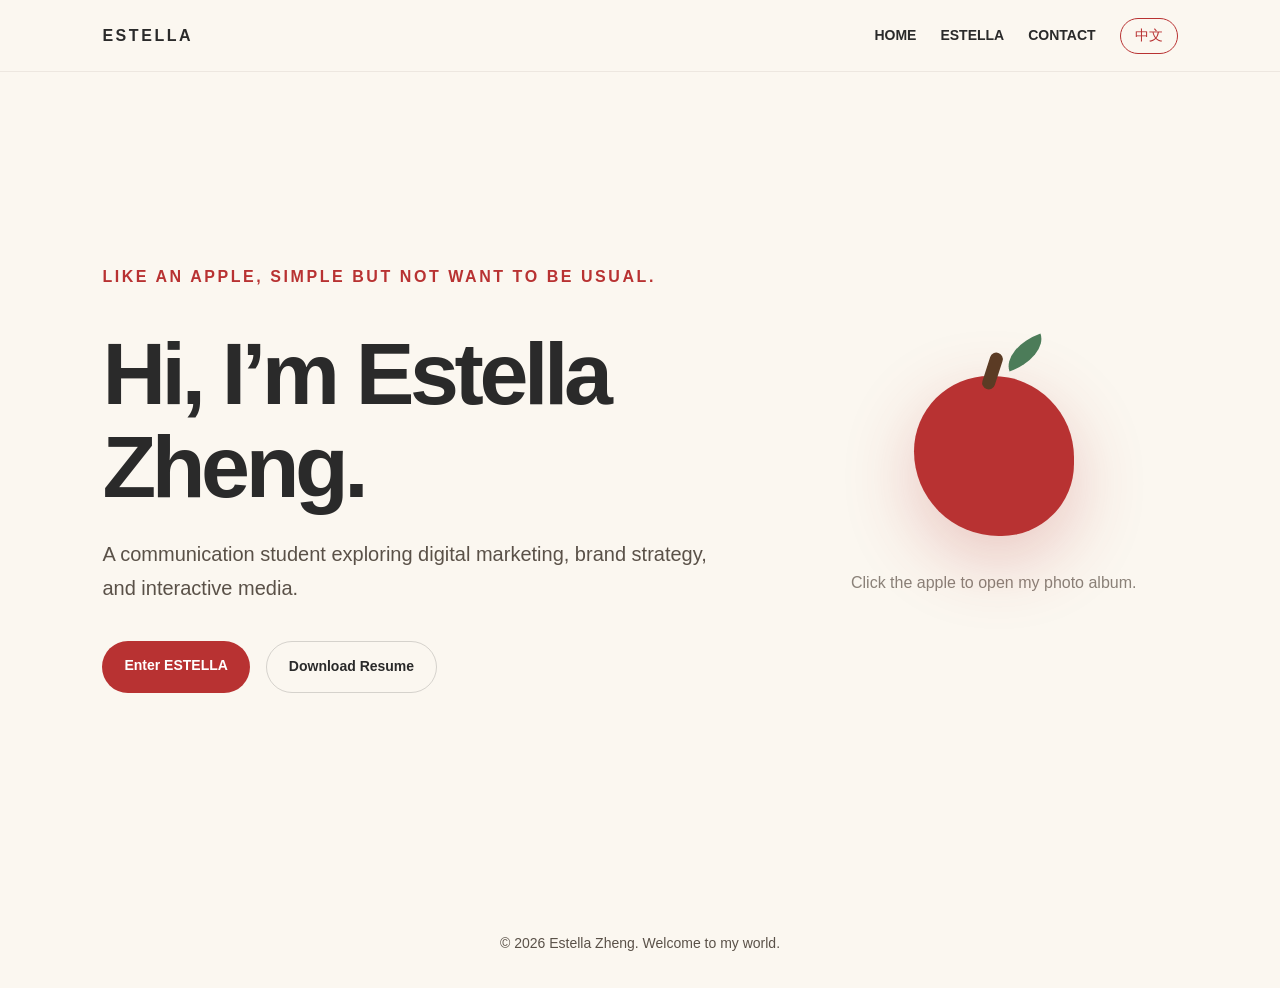
<file: index.html>
<!DOCTYPE html>
<html lang="en">
<head>
  <meta charset="UTF-8" />
  <meta name="viewport" content="width=device-width, initial-scale=1.0" />
  <title>Home | Estella Zheng</title>
  <link rel="stylesheet" href="style.css" />
</head>

<body>
  <!-- Navigation -->
  <header class="navbar">
    <a href="index.html" class="logo">ESTELLA</a>

    <nav class="nav-links">
      <a href="index.html" data-i18n="navHome">HOME</a>
      <a href="estella.html" data-i18n="navEstella">ESTELLA</a>
      <a href="contact.html" data-i18n="navContact">CONTACT</a>
      <button id="languageToggle" class="language-btn">中文</button>
    </nav>
  </header>

  <main>
    <!-- HOME Hero -->
    <section class="home-hero">
      <div class="hero-text">
        <p class="eyebrow" data-i18n="heroEyebrow">Like an apple, simple but not want to be usual</p>

        <h1 data-i18n="heroTitle">Hi, I’m Estella Zheng.</h1>

        <p class="hero-description" data-i18n="heroDescription">
          A communication student exploring digital marketing, brand strategy and
          interactive media.
        </p>

        <div class="hero-buttons">
          <a href="estella.html" class="primary-btn" data-i18n="enterEstella">
            Enter ESTELLA
          </a>
          <a href="resume-cn .pdf" download class="secondary-btn" data-i18n="downloadResume">
            Download Resume
          </a>
        </div>
      </div>

      <!-- Apple Button -->
      <div class="apple-area">
        <button class="apple-button" id="appleButton" aria-label="Open photo album">
          <span class="apple-leaf"></span>
        </button>

        <p class="apple-hint" data-i18n="appleHint">
          Click the apple to open my photo album.
        </p>
      </div>
    </section>

  
  </main>

  <!-- Photo Album Modal -->
  <div class="album-modal hidden" id="albumModal">
    <div class="album-backdrop" id="albumBackdrop"></div>

    <div class="album-content">
      <button class="album-close" id="albumClose" aria-label="Close photo album">
        ×
      </button>

      <div class="album-header">
        <p class="eyebrow" data-i18n="albumEyebrow">Photo Album</p>
        <h2 data-i18n="albumTitle">A few pieces of my life</h2>
      </div>

      <div class="album-viewer">
        <button class="album-arrow" id="prevPhoto" aria-label="Previous photo">
          ‹
        </button>

        <div class="album-photo-frame">
          <img id="albumImage" src="images/1.jpg" alt="Estella photo" />
        </div>

        <button class="album-arrow" id="nextPhoto" aria-label="Next photo">
          ›
        </button>
      </div>

      <div class="album-footer">
        <p id="albumCounter">1 / 4</p>

        <div class="album-dots" id="albumDots">
          <button class="album-dot active" data-index="0"></button>
          <button class="album-dot" data-index="1"></button>
          <button class="album-dot" data-index="2"></button>
          <button class="album-dot" data-index="3"></button>
        </div>
      </div>
    </div>
  </div>

  <footer class="footer">
    <p>© 2026 Estella Zheng. Welcome to my world.</p>
  </footer>

  <script src="script.js"></script>
</body>
</html>
</file>
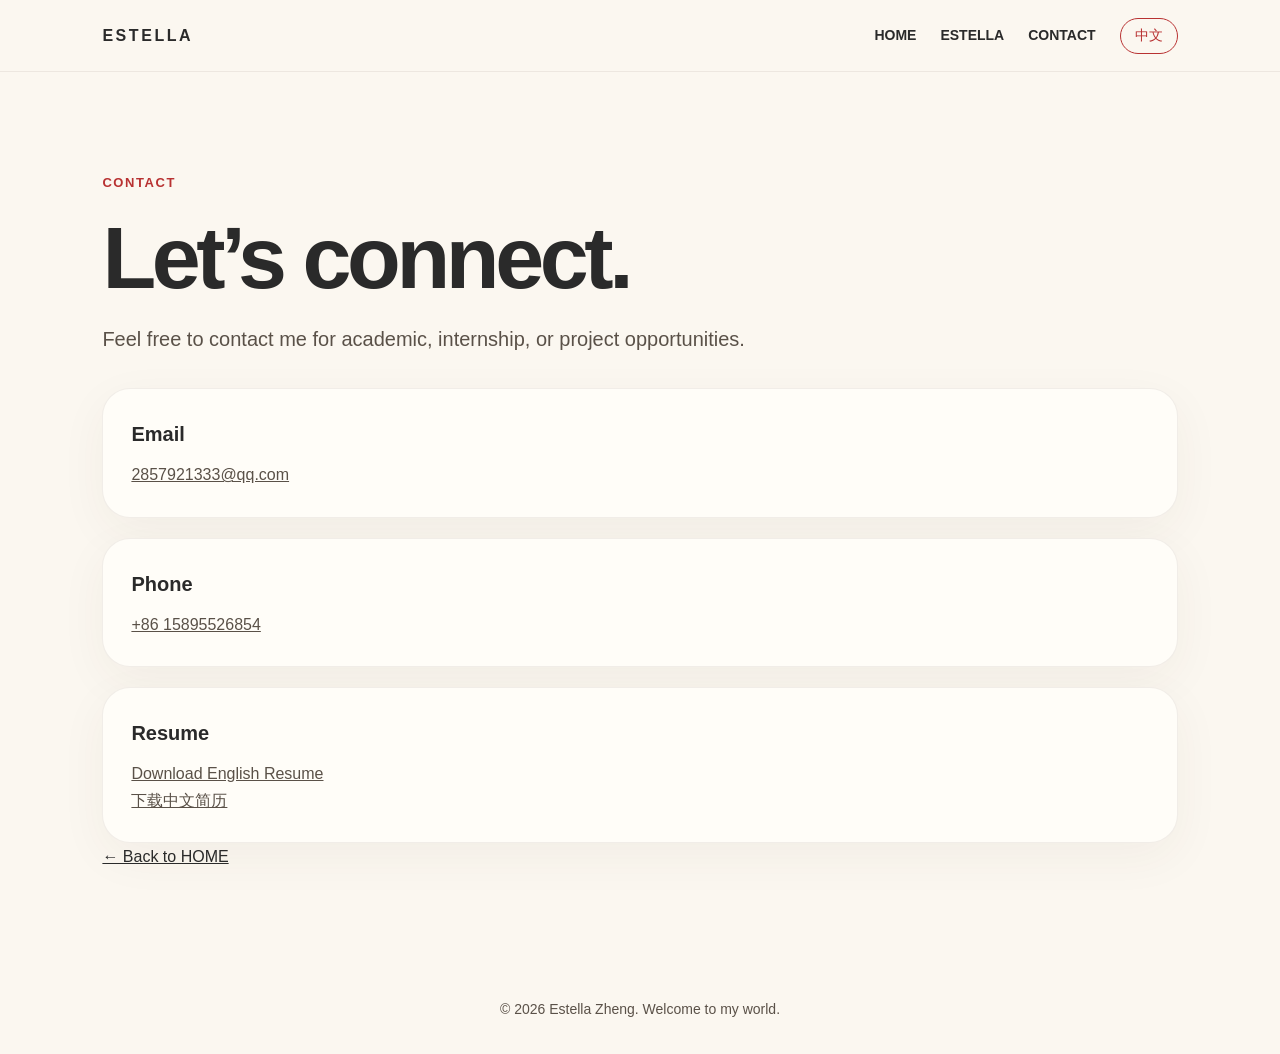
<file: contact.html>
<!DOCTYPE html>
<html lang="en">
<head>
  <meta charset="UTF-8" />
  <meta name="viewport" content="width=device-width, initial-scale=1.0" />
  <title>Contact | Estella Zheng</title>
  <link rel="stylesheet" href="style.css" />
</head>
<body>

  <header class="navbar">
    <a href="index.html" class="logo">ESTELLA</a>
    <nav class="nav-links">
      <a href="index.html" data-i18n="navHome">HOME</a>
      <a href="estella.html" data-i18n="navEstella">ESTELLA</a>
      <a href="contact.html" data-i18n="navContact">CONTACT</a>
      <button id="languageToggle" class="language-btn">中文</button>
    </nav>
  </header>

  <main class="page-main">
    <section class="section detail-page contact-page">
      <p class="eyebrow">CONTACT</p>
      <h1 data-i18n="contactTitle">Let’s connect.</h1>
      <p class="page-intro" data-i18n="contactIntro">
        Feel free to contact me for academic, internship, or project opportunities.
      </p>

      <div class="contact-grid">
        <div class="info-card">
          <h3>Email</h3>
          <p><a href="mailto:2857921333@qq.com">2857921333@qq.com</a></p>
        </div>
        <div class="info-card">
          <h3 data-i18n="phoneTitle">Phone</h3>
          <p><a href="tel:+8615895526854">+86 15895526854</a></p>
        </div>
        <div class="info-card">
          <h3 data-i18n="resumeTitle">Resume</h3>
          <p><a href="resume-en.docx" download data-i18n="downloadEnglishResume">Download English Resume</a></p>
          <p><a href="resume-cn .pdf" download data-i18n="downloadChineseResume">下载中文简历</a></p>
        </div>
      </div>

      <a href="index.html" class="back-link" data-i18n="backHome">← Back to HOME</a>
    </section>
  </main>

  <footer class="footer">
    <p>© 2026 Estella Zheng. Welcome to my world.</p>
  </footer>
  <script src="script.js"></script>
</body>
</html>
</file>
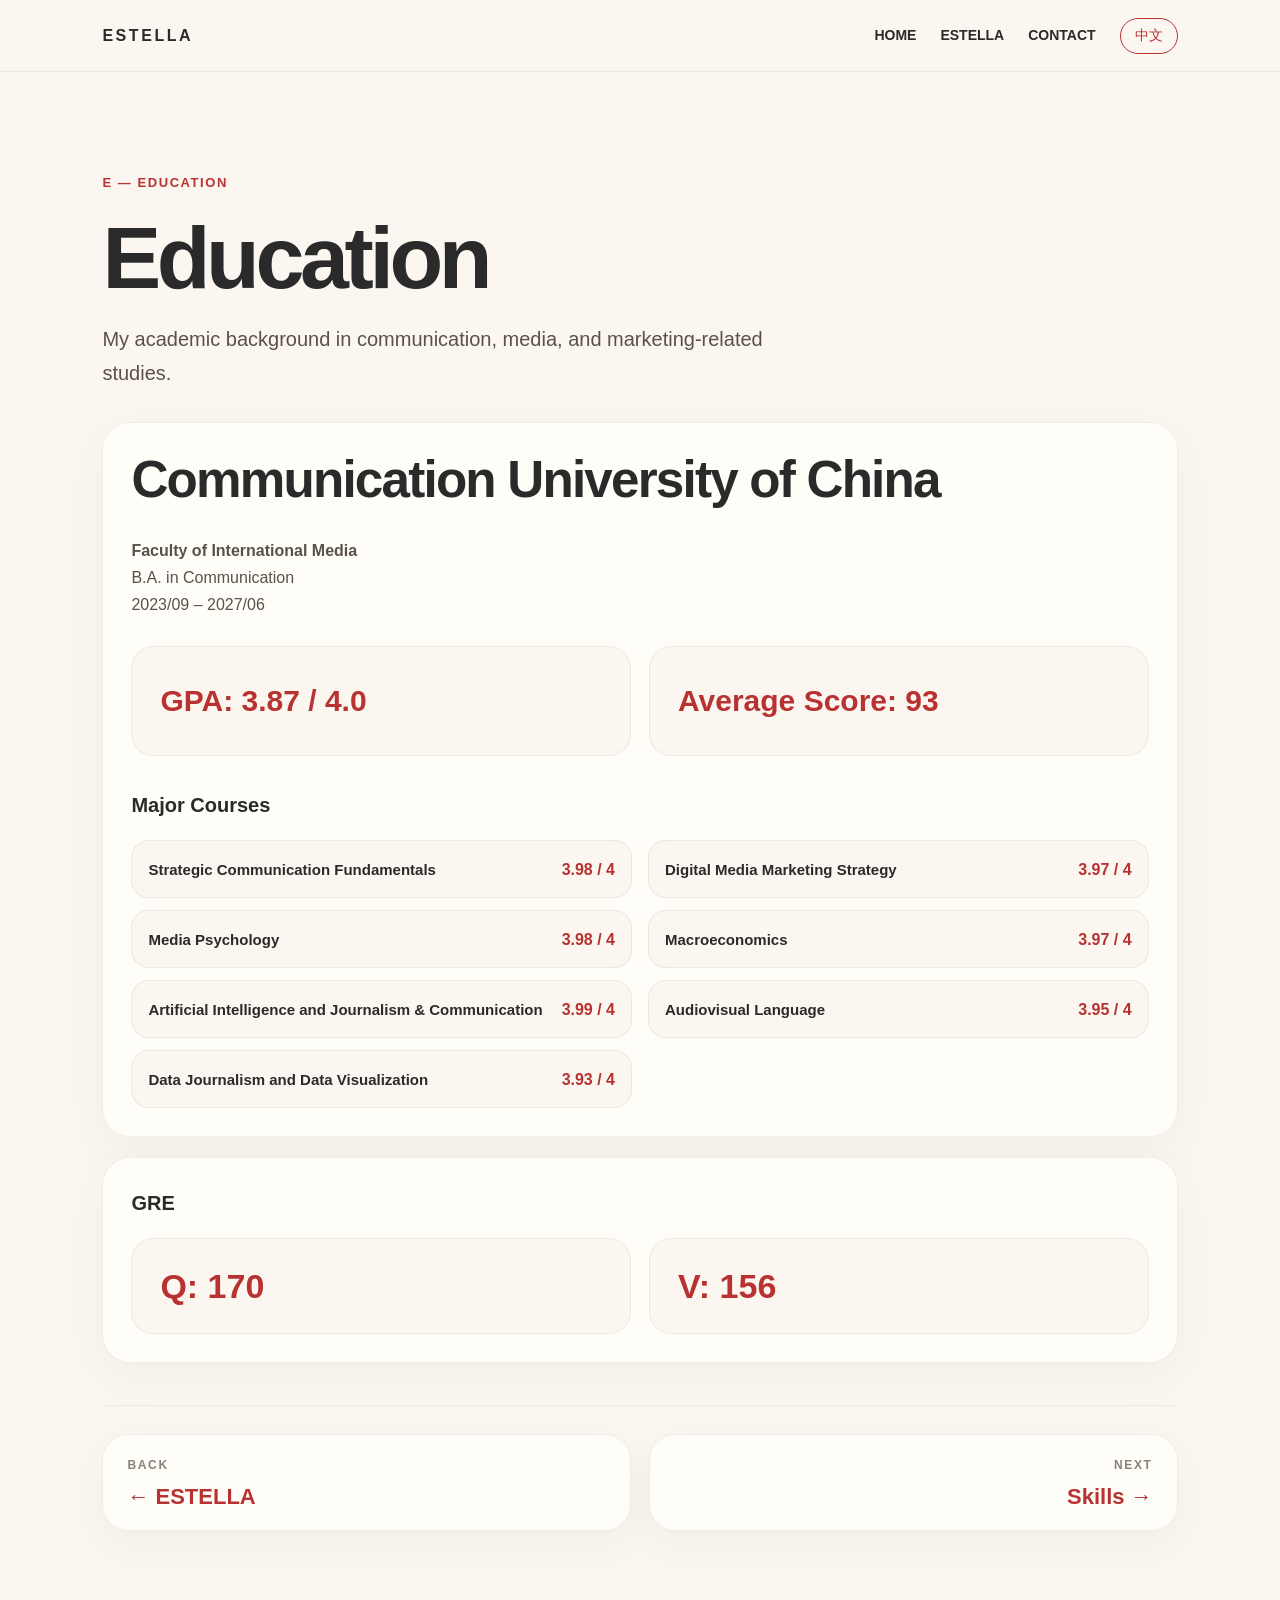
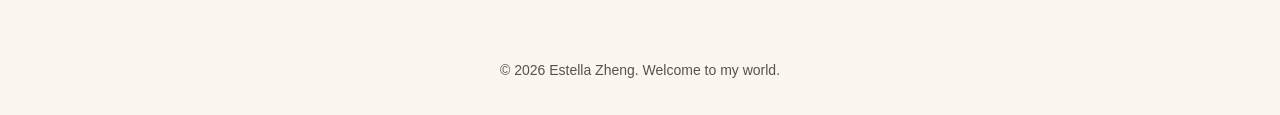
<file: education.html>
<!DOCTYPE html>
<html lang="en">
<head>
  <meta charset="UTF-8" />
  <meta name="viewport" content="width=device-width, initial-scale=1.0" />
  <title>Education | Estella Zheng</title>
  <link rel="stylesheet" href="style.css" />
</head>

<body>
  <!-- Navigation -->
  <header class="navbar">
    <a href="index.html" class="logo">ESTELLA</a>

    <nav class="nav-links">
      <a href="index.html" data-i18n="navHome">HOME</a>
      <a href="estella.html" data-i18n="navEstella">ESTELLA</a>
      <a href="contact.html" data-i18n="navContact">CONTACT</a>
      <button id="languageToggle" class="language-btn">中文</button>
    </nav>
  </header>

  <!-- Main Content -->
  <main class="page-main">
    <section class="section detail-page">
      <p class="eyebrow">E — Education</p>

      <h1 data-i18n="educationTitle">Education</h1>

      <p class="page-intro" data-i18n="educationIntro">
        My academic background in communication, media, and marketing-related studies.
      </p>

      <div class="info-card">
        <h2 data-i18n="schoolName">Communication University of China</h2>

        <p>
          <strong data-i18n="faculty">Faculty of International Media</strong>
        </p>

        <p data-i18n="degree">
          B.A. in Communication
        </p>

        <p data-i18n="educationDate">
          2023/09 – 2027/06
        </p>

        <div class="education-highlight-grid">
          <div class="education-highlight">
            <strong data-i18n="gpa">GPA: 3.87 / 4.0</strong>
          </div>

          <div class="education-highlight">
            <strong data-i18n="averageScore">Average Score: 93</strong>
          </div>
        </div>

        <h3 class="subsection-title" data-i18n="courseTitle">
          Major Courses
        </h3>

        <div class="course-grade-list">
          <div class="course-grade-item">
            <span data-i18n="courseStrategicCommunication">Strategic Communication Fundamentals</span>
            <strong>3.98 / 4</strong>
          </div>

          <div class="course-grade-item">
            <span data-i18n="courseDigitalMarketing">Digital Media Marketing Strategy</span>
            <strong>3.97 / 4</strong>
          </div>

          <div class="course-grade-item">
            <span data-i18n="courseMediaPsychology">Media Psychology</span>
            <strong>3.98 / 4</strong>
          </div>

          <div class="course-grade-item">
            <span data-i18n="courseMacroeconomics">Macroeconomics</span>
            <strong>3.97 / 4</strong>
          </div>

          <div class="course-grade-item">
            <span data-i18n="courseAICommunication">Artificial Intelligence and Journalism & Communication</span>
            <strong>3.99 / 4</strong>
          </div>

          <div class="course-grade-item">
            <span data-i18n="courseAudiovisualLanguage">Audiovisual Language</span>
            <strong>3.95 / 4</strong>
          </div>

          <div class="course-grade-item">
            <span data-i18n="courseDataJournalism">Data Journalism and Data Visualization</span>
            <strong>3.93 / 4</strong>
          </div>
        </div>
      </div>

      <div class="info-card gre-card">
        <h3 data-i18n="greTitle">GRE</h3>

        <div class="gre-score-grid">
          <div class="gre-score-item">
            <strong data-i18n="greQ">Q: 170</strong>
          </div>

          <div class="gre-score-item">
            <strong data-i18n="greV">V: 156</strong>
          </div>
        </div>
      </div>

      <div class="page-navigation">
        <a href="estella.html" class="page-nav-btn prev-btn">
          <span data-i18n="backLabel">Back</span>
          <strong data-i18n="backEstella">← ESTELLA</strong>
        </a>

        <a href="skills.html" class="page-nav-btn next-btn">
          <span data-i18n="nextLabel">Next</span>
          <strong data-i18n="nextSkills">Skills →</strong>
        </a>
      </div>
    </section>
  </main>

  <footer class="footer">
    <p>© 2026 Estella Zheng. Welcome to my world.</p>
  </footer>

  <script src="script.js"></script>
</body>
</html>
</file>
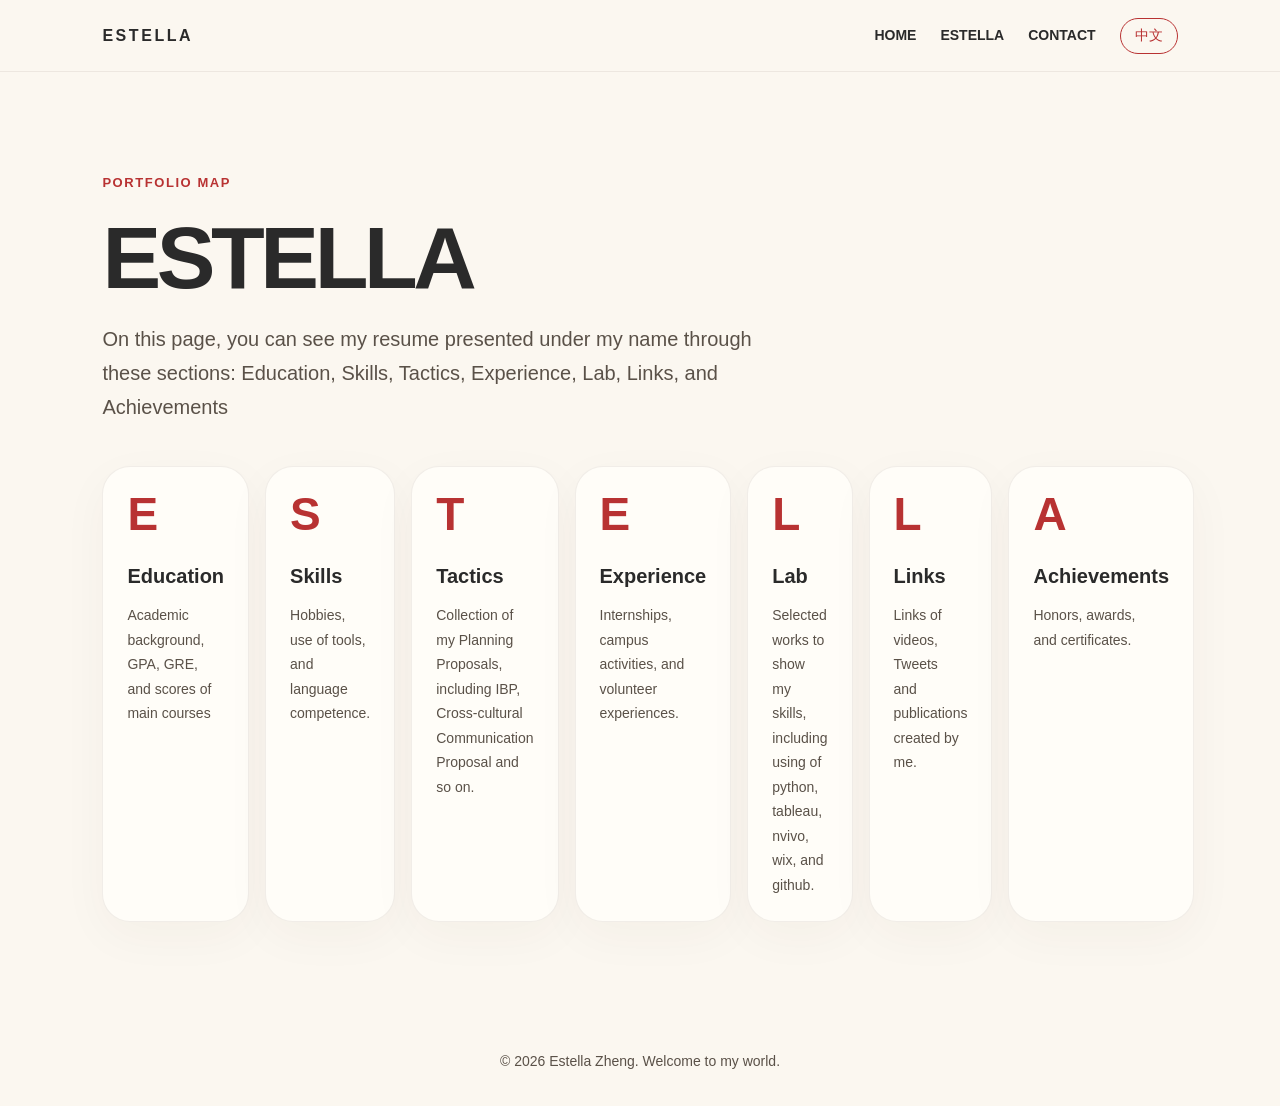
<file: estella.html>
<!DOCTYPE html>
<html lang="en">
<head>
  <meta charset="UTF-8" />
  <meta name="viewport" content="width=device-width, initial-scale=1.0" />
  <title>ESTELLA | Portfolio Map</title>
  <link rel="stylesheet" href="style.css" />
</head>
<body>

  <header class="navbar">
    <a href="index.html" class="logo">ESTELLA</a>
    <nav class="nav-links">
      <a href="index.html" data-i18n="navHome">HOME</a>
      <a href="estella.html" data-i18n="navEstella">ESTELLA</a>
      <a href="contact.html" data-i18n="navContact">CONTACT</a>
      <button id="languageToggle" class="language-btn">中文</button>
    </nav>
  </header>

  <main class="page-main">
    <section class="section">

      <p class="eyebrow" data-i18n="estellaEyebrow">PORTFOLIO MAP</p>
      
      <h1 data-i18n="estellaTitle">ESTELLA</h1>
      
      <p class="page-intro" data-i18n="estellaIntro">
          On this page, you can see my resume presented under my name through these sections:
          Education, Skills, Tactics, Experience, Lab, Links, and Achievements.
      </p>
      <div class="letter-grid">
        <a href="education.html" class="letter-card">
          <span>E</span>
          <h3>Education</h3>
          <p data-i18n="educationCard">Academic background, GPA, GRE, and scores of main courses</p>
        </a>
        <a href="skills.html" class="letter-card">
          <span>S</span>
          <h3>Skills</h3>
          <p data-i18n="skillsCard">My hobbies, use of tools, and language competence.</p>
        </a>
        <a href="tactics.html" class="letter-card">
          <span>T</span>
          <h3>Tactics</h3>
          <p data-i18n="tacticsCard">Collection of my Planning Proposals, including IBP, Cross-cultural Communication Proposal and so on.</p>
        </a>
        <a href="experience.html" class="letter-card">
          <span>E</span>
          <h3>Experience</h3>
          <p data-i18n="experienceCard">Internships, campus activities, and volunteer experiences.</p>
        </a>
        <a href="lab.html" class="letter-card">
          <span>L</span>
          <h3>Lab</h3>
          <p data-i18n="labCard">Selected works to show my skills, including using of python, tableau, nvivo, wix, and github.</p>
        </a>
        <a href="links.html" class="letter-card">
          <span>L</span>
          <h3>Links</h3>
          <p data-i18n="linksCard">Links of videos, Tweets and publications created by me.</p>
        </a>
        <a href="achievements.html" class="letter-card">
          <span>A</span>
          <h3>Achievements</h3>
          <p data-i18n="achievementsCard">Honors, awards, and certificates.</p>
        </a>
      </div>
    </section>
  </main>

  <footer class="footer">
    <p>© 2026 Estella Zheng. Welcome to my world.</p>
  </footer>
  <script src="script.js"></script>
</body>
</html>
</file>
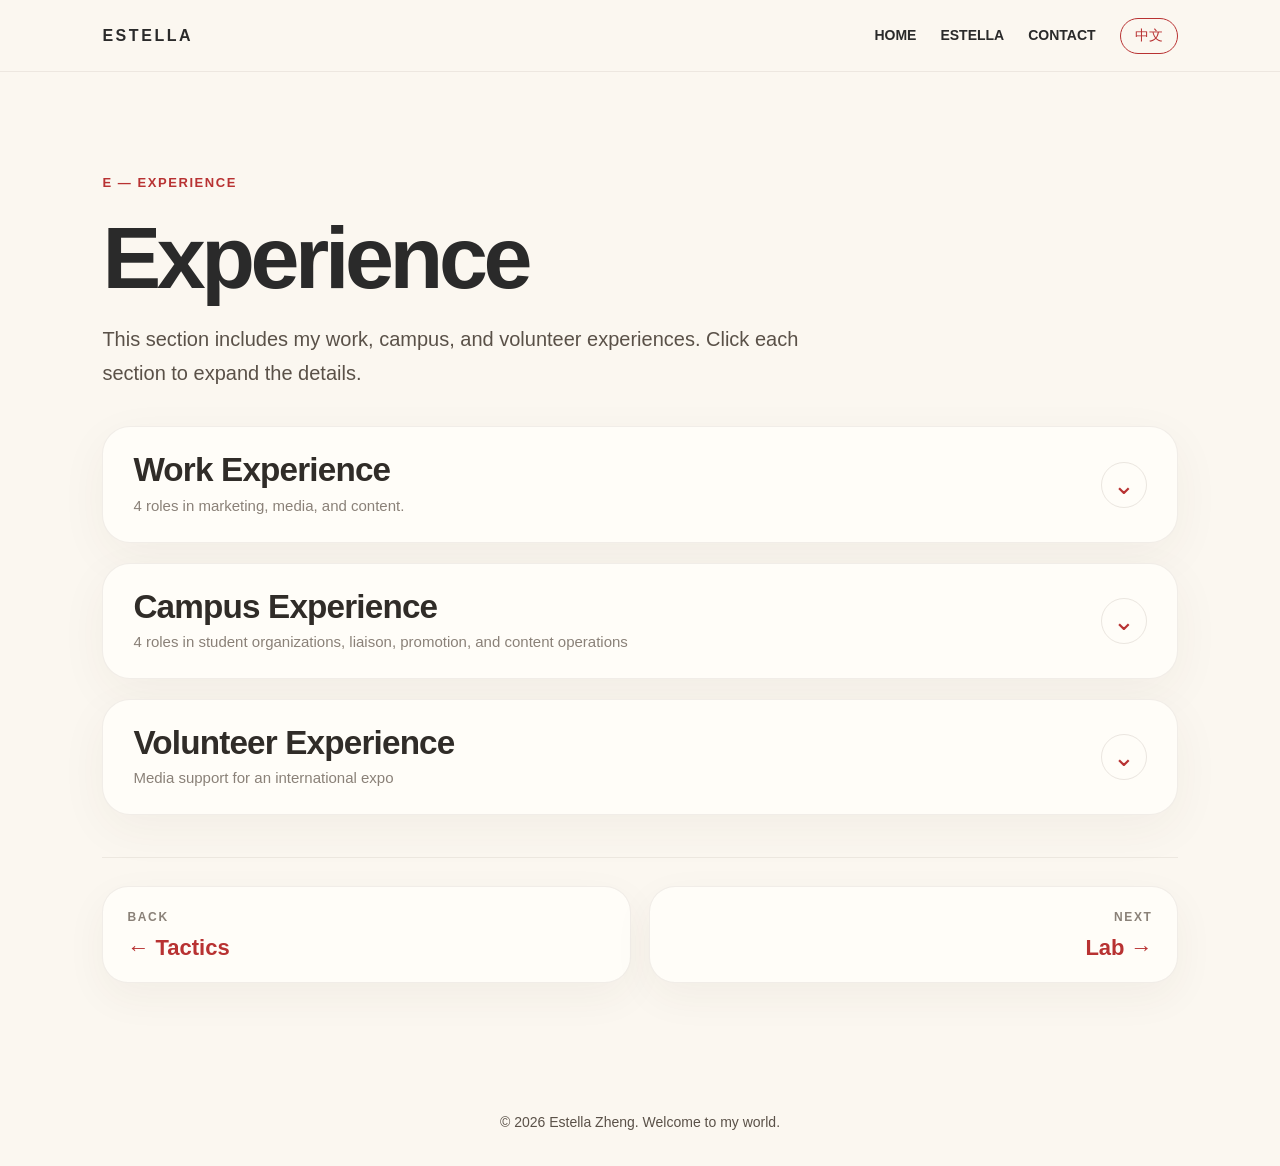
<file: experience.html>
<!DOCTYPE html>
<html lang="en">
<head>
  <meta charset="UTF-8" />
  <meta name="viewport" content="width=device-width, initial-scale=1.0" />
  <title>Experience | Estella Zheng</title>
  <link rel="stylesheet" href="style.css" />
</head>
<body>

  <header class="navbar">
    <a href="index.html" class="logo">ESTELLA</a>
    <nav class="nav-links">
      <a href="index.html" data-i18n="navHome">HOME</a>
      <a href="estella.html" data-i18n="navEstella">ESTELLA</a>
      <a href="contact.html" data-i18n="navContact">CONTACT</a>
      <button id="languageToggle" class="language-btn">中文</button>
    </nav>
  </header>

  <main class="page-main">
    <section class="section detail-page experience-page">
      <p class="eyebrow">E — EXPERIENCE</p>
      <h1 data-i18n="experienceTitle">Experience</h1>
      <p class="page-intro" data-i18n="experienceIntro">
        This section organizes my work, campus, and volunteer experiences. Click each section to expand the details.
      </p>

      <div class="experience-modules">
        <article class="experience-accordion">
          <button class="experience-accordion-toggle" type="button" aria-expanded="false">
            <span class="experience-accordion-text">
              <strong data-i18n="experienceWorkTitle">Work Experience</strong>
              <em data-i18n="experienceWorkMeta">4 roles in marketing, media, and content operations</em>
            </span>
            <span class="experience-arrow" aria-hidden="true">⌄</span>
          </button>

          <div class="experience-accordion-content" hidden>
            <div class="experience-items">
              <article class="experience-entry">
                <div class="experience-entry-header">
                  <h3 data-i18n="expForbesTitle">Market Intern · Forbes China</h3>
                  <p data-i18n="expForbesMeta">Shanghai, China · 2026/06 – Present</p>
                </div>
                <ul>
                  <li data-i18n="expForbesOne">Assisted in planning and executing online and offline marketing events, including summits, forums, and roadshows; supported pre-event promotion, on-site coordination, and post-event review.</li>
                  <li data-i18n="expForbesTwo">Maintained guest and client databases, tracked invitation processes and event-data updates, and supported guest communication, information organization, and process follow-up.</li>
                  <li data-i18n="expForbesThree">Participated in business and finance content planning, helped organize industry materials, compiled English content, and supported in-depth commercial content preparation.</li>
                  <li data-i18n="expForbesFour">Operated social media accounts and communities, supporting content publishing, user interaction, event promotion, and business-partnership copywriting.</li>
                  <li data-i18n="expForbesFive">Collected industry updates, competitor information, and market trends, producing reference materials for marketing promotion and content planning.</li>
                </ul>
              </article>

              <article class="experience-entry">
                <div class="experience-entry-header">
                  <h3 data-i18n="expDataTitle">Account Executive Intern · Beijing Data Intelligence Technology Co., Ltd.</h3>
                  <p data-i18n="expDataMeta">Beijing, China · 2025/09 – 2026/01</p>
                </div>
                <ul>
                  <li data-i18n="expDataOne">Coordinated promotion requirements with brand clients and creator/media resources, following up on creator content direction, publishing requirements, and review processes.</li>
                  <li data-i18n="expDataTwo">Reviewed and revised 160+ KOC/KOL drafts during key e-commerce campaigns, including 100+ drafts for Double 11 and 60+ drafts for Double 12.</li>
                  <li data-i18n="expDataThree">Produced graphic distribution demos to support clients in confirming content formats, visual presentation, and communication paths.</li>
                  <li data-i18n="expDataFour">Used Pugongying and Taobao Xinghe to organize creator-placement data, prepare settlement sheets, and support closing reports for 618, September Tmall Big Brand Day, Double 11, and Double 12 campaigns.</li>
                  <li data-i18n="expDataFive">Supported campaign-closing data organization and material summarization to assist in reviewing execution results and improving future creator-placement strategies.</li>
                </ul>
              </article>

              <article class="experience-entry">
                <div class="experience-entry-header">
                  <h3 data-i18n="expMisifuTitle">Content Marketing Intern · Suzhou Misifu Cosmetics Co., Ltd.</h3>
                  <p data-i18n="expMisifuMeta">Jiangsu, China · 2025/07 – 2025/08</p>
                </div>
                <ul>
                  <li data-i18n="expMisifuOne">Supported market research and proposal work for new beauty product key visuals and skincare series, analyzing competitor selling points, consumer needs, and visual communication directions.</li>
                  <li data-i18n="expMisifuTwo">Completed the July Xiaohongshu influencer placement review by summarizing creator content performance, platform feedback, communication effects, and optimization suggestions.</li>
                  <li data-i18n="expMisifuThree">Edited 2 event flash videos and 2 member interview videos, supporting brand-event communication and user-story presentation.</li>
                  <li data-i18n="expMisifuFour">Wrote 3 product promotion scripts, refining content expression around product selling points, use scenarios, and target-user needs.</li>
                </ul>
              </article>

              <article class="experience-entry">
                <div class="experience-entry-header">
                  <h3 data-i18n="expOpeTitle">Media Intern · OPE, Organization of People Empowerment</h3>
                  <p data-i18n="expOpeMeta">Online · 2025/05 – 2025/07</p>
                </div>
                <ul>
                  <li data-i18n="expOpeOne">Drafted multiple social media posts, one news outreach content piece, and one newsletter to support organizational communication.</li>
                </ul>
              </article>
            </div>
          </div>
        </article>

        <article class="experience-accordion">
          <button class="experience-accordion-toggle" type="button" aria-expanded="false">
            <span class="experience-accordion-text">
              <strong data-i18n="experienceCampusTitle">Campus Experience</strong>
              <em data-i18n="experienceCampusMeta">4 roles in student organizations, liaison, promotion, and content operations</em>
            </span>
            <span class="experience-arrow" aria-hidden="true">⌄</span>
          </button>

          <div class="experience-accordion-content" hidden>
            <div class="experience-items">
<article class="experience-entry">
                <div class="experience-entry-header">
                  <h3 data-i18n="campusInnovationTitle">Head of General Operations Department · Innovation & Entrepreneurship Association, CUC</h3>
                  <p data-i18n="campusInnovationMeta">2024/09 – 2025/09</p>
                </div>
                <ul>
                  <li data-i18n="campusInnovationOne">Coordinated internal communication and general operations, supported fall recruitment, and handled duty arrangements between the Youth League Committee and the association.</li>
                  <li data-i18n="campusInnovationTwo">Served as Material Coordination Team Leader for the CUC Anniversary Carnival.</li>
                  <li data-i18n="campusInnovationThree">Managed duty scheduling for Future Fantasy Day and Spring Magic Park events.</li>
                </ul>
              </article>

              <article class="experience-entry">
                <div class="experience-entry-header">
                  <h3 data-i18n="campusSocialTitle">Exchange and Liaison Officer · CUC Social Service Student Work Committee</h3>
                  <p data-i18n="campusSocialMeta">2024/03 – 2024/07</p>
                </div>
                <ul>
                  <li data-i18n="campusSocialOne">Handled daily liaison work with alumni, alumni enterprises, and social organizations, and followed up on specific coordination tasks during events.</li>
                  <li data-i18n="campusSocialTwo">Participated in enterprise liaison work for the 2024 Spring Career Fair and connected with 10+ companies.</li>
                </ul>
              </article>

              <article class="experience-entry">
                <div class="experience-entry-header">
                  <h3 data-i18n="campusImageTitle">Promotion Department Officer · Chuanshen Imaging Workshop</h3>
                  <p data-i18n="campusImageMeta">2023/12 – 2024/07</p>
                </div>
                <ul>
                  <li data-i18n="campusImageOne">Created daily WeChat official-account posts for the workshop and participated in editing the article for Haishiwan.</li>
                  <li data-i18n="campusImageTwo">Served as editor for Blank Festival and Chocolate and Tsampa.</li>
                </ul>
              </article>

              <article class="experience-entry">
                <div class="experience-entry-header">
                  <h3 data-i18n="campusStartupTitle">Brand Promotion Officer · National Startup Association Leadership Community</h3>
                  <p data-i18n="campusStartupMeta">2023/12 – 2024/07</p>
                </div>
                <ul>
                  <li data-i18n="campusStartupOne">Supported image building, promotion, event planning, and media cooperation for the student entrepreneurship community.</li>
                  <li data-i18n="campusStartupTwo">Edited promotional copy for the Shandong University Startup Association.</li>
                </ul>
              </article>
</div>
          </div>
        </article>

        <article class="experience-accordion">
          <button class="experience-accordion-toggle" type="button" aria-expanded="false">
            <span class="experience-accordion-text">
              <strong data-i18n="experienceVolunteerTitle">Volunteer Experience</strong>
              <em data-i18n="experienceVolunteerMeta">Media support for an international expo</em>
            </span>
            <span class="experience-arrow" aria-hidden="true">⌄</span>
          </button>

          <div class="experience-accordion-content" hidden>
            <div class="experience-items">
              <article class="experience-entry">
                <div class="experience-entry-header">
                  <h3 data-i18n="volunteerSupplyTitle">Media Center Volunteer · 1st China International Supply Chain Expo</h3>
                  <p data-i18n="volunteerSupplyMeta">2023/11 – 2023/12</p>
                </div>
                <ul>
                  <li data-i18n="volunteerSupplyOne">Handled media liaison work and supported on-site media services for the opening ceremony of the South Africa Pavilion.</li>
                  <li data-i18n="volunteerSupplyTwo">Recognized as an Outstanding Volunteer.</li>
                </ul>
              </article>
            </div>
          </div>
        </article>
      </div>

      <div class="page-navigation">
        <a href="tactics.html" class="page-nav-btn prev-btn">
          <span data-i18n="backLabel">Back</span>
          <strong data-i18n="backTactics">← Tactics</strong>
        </a>

        <a href="lab.html" class="page-nav-btn next-btn">
          <span data-i18n="nextLabel">Next</span>
          <strong data-i18n="nextLab">Lab →</strong>
        </a>
      </div>
    </section>
  </main>

  <footer class="footer">
    <p>© 2026 Estella Zheng. Welcome to my world.</p>
  </footer>
  <script src="script.js"></script>
</body>
</html>
</file>
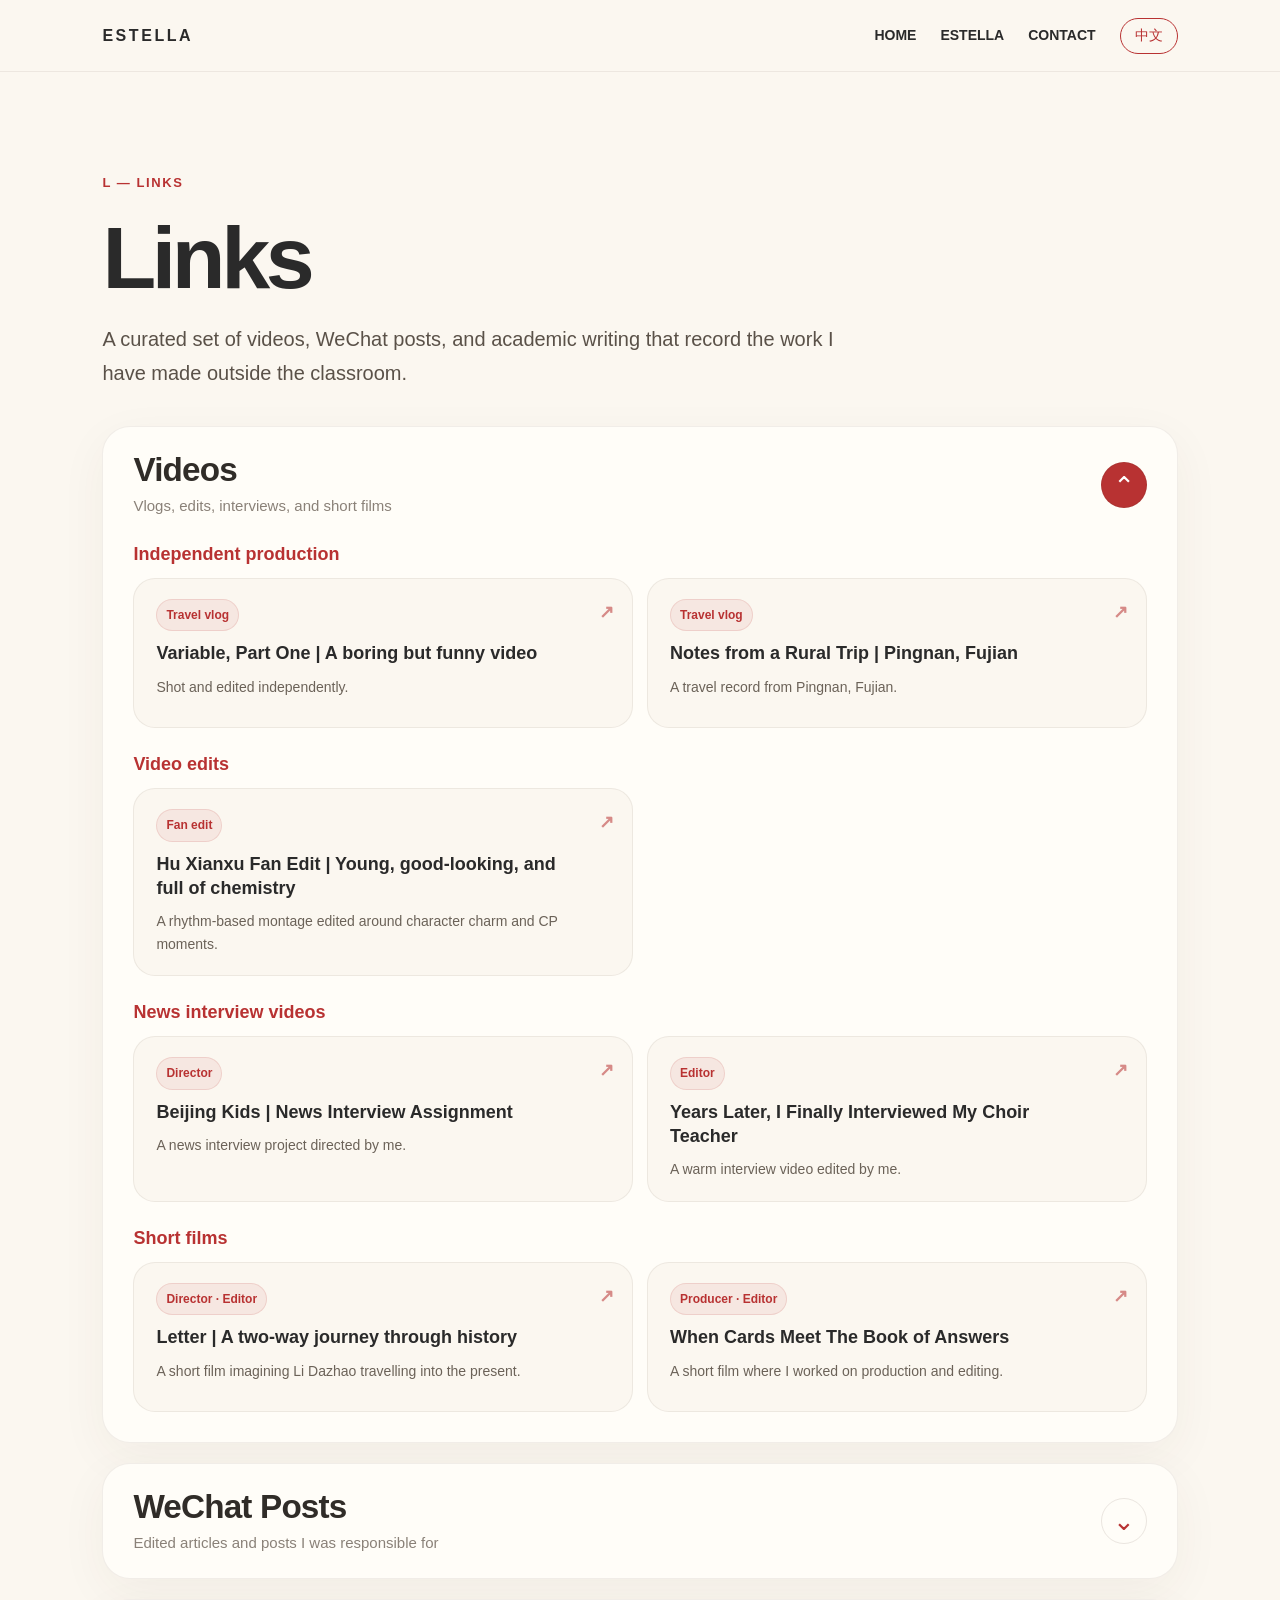
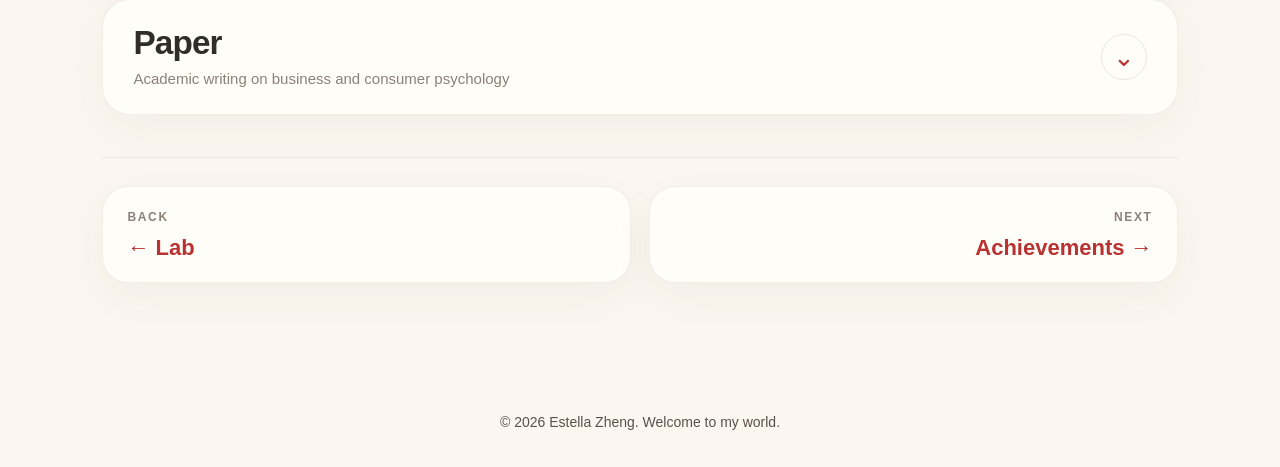
<file: links.html>
<!DOCTYPE html>
<html lang="en">
<head>
  <meta charset="UTF-8" />
  <meta name="viewport" content="width=device-width, initial-scale=1.0" />
  <title>Links | Estella Zheng</title>
  <link rel="stylesheet" href="style.css" />
</head>
<body>

  <header class="navbar">
    <a href="index.html" class="logo">ESTELLA</a>
    <nav class="nav-links">
      <a href="index.html" data-i18n="navHome">HOME</a>
      <a href="estella.html" data-i18n="navEstella">ESTELLA</a>
      <a href="contact.html" data-i18n="navContact">CONTACT</a>
      <button id="languageToggle" class="language-btn">中文</button>
    </nav>
  </header>

  <main class="page-main">
    <section class="section detail-page links-page">
      <p class="eyebrow">L — LINKS</p>
      <h1 data-i18n="linksTitle">Links</h1>
      <p class="page-intro" data-i18n="linksIntro">
        A curated set of videos, WeChat posts, and academic writing that record the work I have made outside the classroom.
      </p>

      <div class="links-accordion-list">
        <article class="links-accordion is-open">
          <button class="links-accordion-toggle" type="button" aria-expanded="true">
            <span class="links-accordion-text">
              <strong data-i18n="linksVideoSection">Videos</strong>
              <em data-i18n="linksVideoMeta">Vlogs, edits, interviews, and short films</em>
            </span>
            <span class="links-arrow">⌄</span>
          </button>

          <div class="links-accordion-content">
            <div class="links-category">
              <h3 data-i18n="linksIndependentTitle">Independent production</h3>
              <div class="creative-link-grid">
                <a class="creative-link" href="https://www.bilibili.com/video/BV1Ht421H7f1/?share_source=copy_web&vd_source=58d321f003ce420642cc286c94acc14d" target="_blank" rel="noopener">
                  <span data-i18n="videoTravelRole">Travel vlog</span>
                  <strong data-i18n="videoTravelOneTitle">Variable, Part One | A boring but funny video</strong>
                  <p data-i18n="videoTravelOneText">Shot and edited independently.</p>
                </a>
                <a class="creative-link" href="https://www.bilibili.com/video/BV1fz421R7vY/?share_source=copy_web&vd_source=58d321f003ce420642cc286c94acc14d" target="_blank" rel="noopener">
                  <span data-i18n="videoTravelRole">Travel vlog</span>
                  <strong data-i18n="videoTravelTwoTitle">Notes from a Rural Trip | Pingnan, Fujian</strong>
                  <p data-i18n="videoTravelTwoText">A travel record from Pingnan, Fujian.</p>
                </a>
              </div>
            </div>

            <div class="links-category">
              <h3 data-i18n="linksEditTitle">Video edits</h3>
              <div class="creative-link-grid">
                <a class="creative-link" href="https://www.bilibili.com/video/BV1U2421P7sX/?share_source=copy_web&vd_source=58d321f003ce420642cc286c94acc14d" target="_blank" rel="noopener">
                  <span data-i18n="videoEditRole">Fan edit</span>
                  <strong data-i18n="videoEditOneTitle">Hu Xianxu Fan Edit | Young, good-looking, and full of chemistry</strong>
                  <p data-i18n="videoEditOneText">A rhythm-based montage edited around character charm and CP moments.</p>
                </a>
              </div>
            </div>

            <div class="links-category">
              <h3 data-i18n="linksInterviewTitle">News interview videos</h3>
              <div class="creative-link-grid">
                <a class="creative-link" href="https://www.bilibili.com/video/BV11a4y1d7NV/?share_source=copy_web&vd_source=58d321f003ce420642cc286c94acc14d" target="_blank" rel="noopener">
                  <span data-i18n="videoDirectorRole">Director</span>
                  <strong data-i18n="videoInterviewOneTitle">Beijing Kids | News Interview Assignment</strong>
                  <p data-i18n="videoInterviewOneText">A news interview project directed by me.</p>
                </a>
                <a class="creative-link" href="https://www.bilibili.com/video/BV1qMg9eYEU1/?share_source=copy_web&vd_source=58d321f003ce420642cc286c94acc14d" target="_blank" rel="noopener">
                  <span data-i18n="videoEditorRole">Editor</span>
                  <strong data-i18n="videoInterviewTwoTitle">Years Later, I Finally Interviewed My Choir Teacher</strong>
                  <p data-i18n="videoInterviewTwoText">A warm interview video edited by me.</p>
                </a>
              </div>
            </div>

            <div class="links-category">
              <h3 data-i18n="linksShortFilmTitle">Short films</h3>
              <div class="creative-link-grid">
                <a class="creative-link" href="https://www.bilibili.com/video/BV1Mx421k7Ne/?share_source=copy_web&vd_source=58d321f003ce420642cc286c94acc14d" target="_blank" rel="noopener">
                  <span data-i18n="videoDirectorEditorRole">Director · Editor</span>
                  <strong data-i18n="videoFilmOneTitle">Letter | A two-way journey through history</strong>
                  <p data-i18n="videoFilmOneText">A short film imagining Li Dazhao travelling into the present.</p>
                </a>
                <a class="creative-link" href="https://www.bilibili.com/video/BV1hHg9e9E7B/?share_source=copy_web&vd_source=58d321f003ce420642cc286c94acc14d" target="_blank" rel="noopener">
                  <span data-i18n="videoProducerEditorRole">Producer · Editor</span>
                  <strong data-i18n="videoFilmTwoTitle">When Cards Meet The Book of Answers</strong>
                  <p data-i18n="videoFilmTwoText">A short film where I worked on production and editing.</p>
                </a>
              </div>
            </div>
          </div>
        </article>

        <article class="links-accordion">
          <button class="links-accordion-toggle" type="button" aria-expanded="false">
            <span class="links-accordion-text">
              <strong data-i18n="linksPostSection">WeChat Posts</strong>
              <em data-i18n="linksPostMeta">Edited articles and posts I was responsible for</em>
            </span>
            <span class="links-arrow">⌄</span>
          </button>

          <div class="links-accordion-content" hidden>
            <div class="links-category">
              <h3 data-i18n="linksEditedPostsTitle">Edited by me</h3>
              <div class="creative-link-grid">
                <a class="creative-link" href="https://mp.weixin.qq.com/s/0kiPE6KU7_ylUyMYLR4c6g" target="_blank" rel="noopener">
                  <span data-i18n="postEditorRole">Editor</span>
                  <strong data-i18n="postEditOneTitle">Edited WeChat Post 01 | Visual storytelling and campus culture</strong>
                  <p data-i18n="postEditOneText">A WeChat article edited and polished by me.</p>
                </a>
                <a class="creative-link" href="https://mp.weixin.qq.com/s/PHQcmeIgticmBECDcWArkw" target="_blank" rel="noopener">
                  <span data-i18n="postEditorRole">Editor</span>
                  <strong data-i18n="postEditTwoTitle">Edited WeChat Post 02 | Feature article editing</strong>
                  <p data-i18n="postEditTwoText">A second article where I supported editing and content presentation.</p>
                </a>
              </div>
            </div>

            <div class="links-category">
              <h3 data-i18n="linksResponsiblePostsTitle">Responsible editor</h3>
              <div class="creative-link-grid">
                <a class="creative-link" href="https://mp.weixin.qq.com/s/ycYJn7kq_vu_rG0l8qor9g" target="_blank" rel="noopener">
                  <span data-i18n="postResponsibleRole">Responsible editor</span>
                  <strong data-i18n="postResponsibleOneTitle">Responsible Editor Work 01 | Article planning and final review</strong>
                  <p data-i18n="postResponsibleOneText">A post where I took responsibility for editorial coordination.</p>
                </a>
                <a class="creative-link" href="https://mp.weixin.qq.com/s/hano5ImtGTAbNGCuRQp34w" target="_blank" rel="noopener">
                  <span data-i18n="postResponsibleRole">Responsible editor</span>
                  <strong data-i18n="postResponsibleTwoTitle">Responsible Editor Work 02 | Feature post coordination</strong>
                  <p data-i18n="postResponsibleTwoText">A feature post where I handled final editing and presentation.</p>
                </a>
              </div>
            </div>
          </div>
        </article>

        <article class="links-accordion">
          <button class="links-accordion-toggle" type="button" aria-expanded="false">
            <span class="links-accordion-text">
              <strong data-i18n="linksPaperSection">Paper</strong>
              <em data-i18n="linksPaperMeta">Academic writing on business and consumer psychology</em>
            </span>
            <span class="links-arrow">⌄</span>
          </button>

          <div class="links-accordion-content" hidden>
            <div class="creative-link-grid creative-link-grid-single">
              <a class="creative-link" href="https://www.ewadirect.com/proceedings/aemps/article/view/18268" target="_blank" rel="noopener">
                <span data-i18n="paperRole">Published paper</span>
                <strong data-i18n="paperOneTitle">The Power of Loss Aversion: Enhancing Customer Engagement and Retention in Business</strong>
                <p data-i18n="paperOneText">A paper on behavioral economics, advertising strategy, and brand loyalty.</p>
              </a>
            </div>
          </div>
        </article>
      </div>

      <div class="page-navigation">
        <a href="lab.html" class="page-nav-btn prev-btn">
          <span data-i18n="backLabel">Back</span>
          <strong data-i18n="backLab">← Lab</strong>
        </a>
      
        <a href="achievements.html" class="page-nav-btn next-btn">
          <span data-i18n="nextLabel">Next</span>
          <strong data-i18n="nextAchievements">Achievements →</strong>
        </a>
      </div>
    </section>

  </main>

  <footer class="footer">
    <p>© 2026 Estella Zheng. Welcome to my world.</p>
  </footer>
  <script src="script.js"></script>
</body>
</html>
</file>
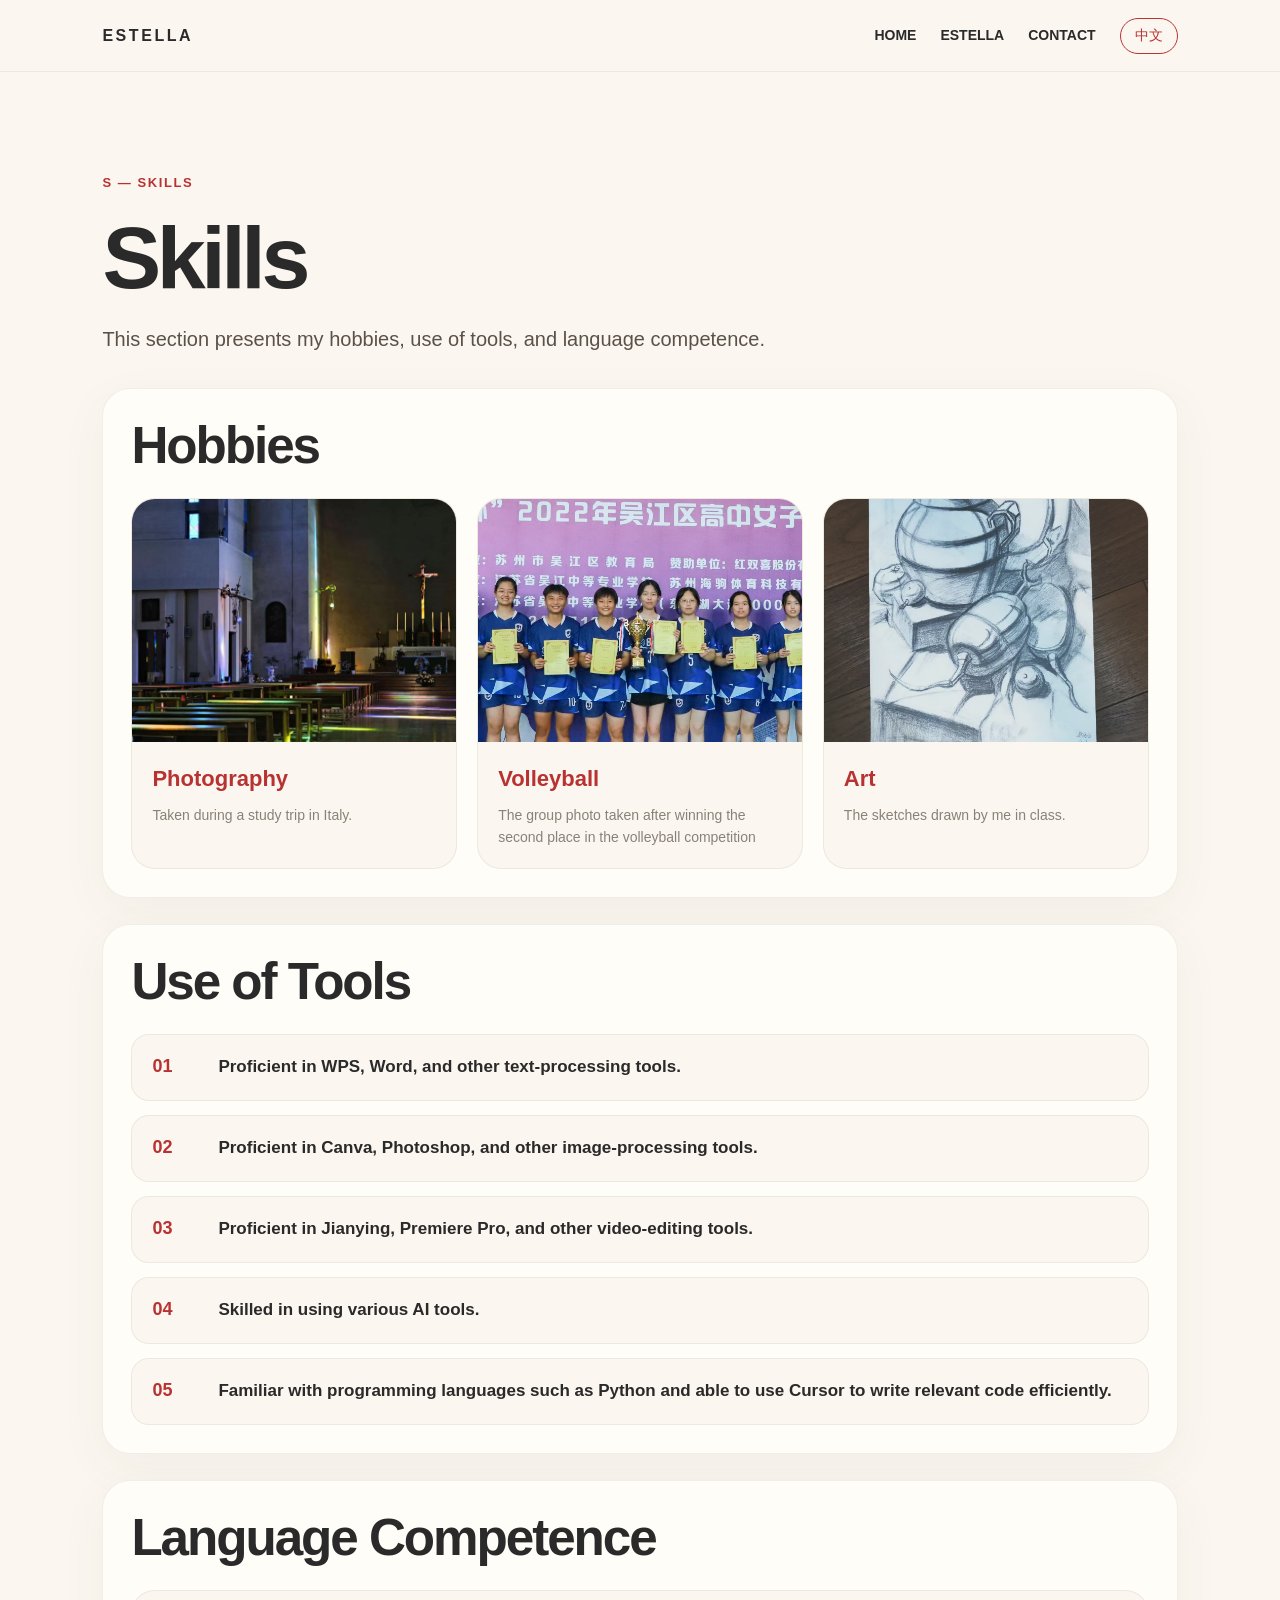
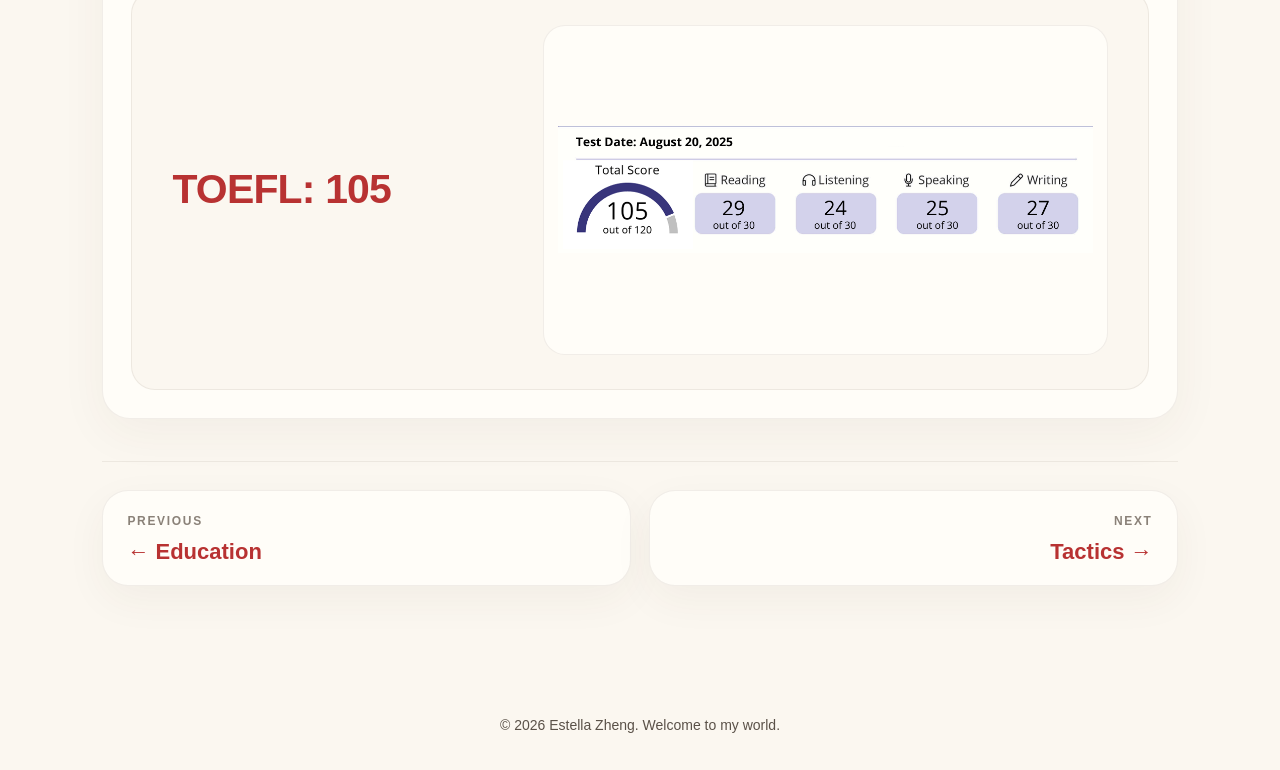
<file: skills.html>
<!DOCTYPE html>
<html lang="en">
<head>
  <meta charset="UTF-8" />
  <meta name="viewport" content="width=device-width, initial-scale=1.0" />
  <title>Skills | Estella Zheng</title>
  <link rel="stylesheet" href="style.css" />
</head>

<body>
  <!-- Navigation -->
  <header class="navbar">
    <a href="index.html" class="logo">ESTELLA</a>

    <nav class="nav-links">
      <a href="index.html" data-i18n="navHome">HOME</a>
      <a href="estella.html" data-i18n="navEstella">ESTELLA</a>
      <a href="contact.html" data-i18n="navContact">CONTACT</a>
      <button id="languageToggle" class="language-btn">中文</button>
    </nav>
  </header>

  <!-- Main Content -->
  <main class="page-main">
    <section class="section detail-page">
      <p class="eyebrow">S — Skills</p>

      <h1 data-i18n="skillsTitle">Skills</h1>

      <p class="page-intro" data-i18n="skillsIntro">
        This section presents my hobbies, use of tools, and language competence.
      </p>

      <!-- Hobbies -->
      <div class="info-card skills-module">
        <h2 data-i18n="hobbiesTitle">Hobbies</h2>

        <div class="hobby-grid">
          <div class="hobby-card">
            <img class="hobby-image" src="images/hobby1.jpg" alt="Photography" />
            <div class="hobby-card-content">
              <h3 data-i18n="hobbyPhotographyTitle">Photography</h3>
              <p class="hobby-caption" data-i18n="hobbyPhotographyCaption">
                Taken during a study trip in Italy.
              </p>
            </div>
          </div>

          <div class="hobby-card">
            <img class="hobby-image" src="images/hobby2.jpg" alt="Volleyball" />
            <div class="hobby-card-content">
              <h3 data-i18n="hobbyVolleyballTitle">Volleyball</h3>
              <p class="hobby-caption" data-i18n="hobbyVolleyballCaption">
                The group photo taken after winning the second place in the volleyball competition.
              </p>
            </div>
          </div>

          <div class="hobby-card">
            <img class="hobby-image" src="images/hobby3.jpg" alt="Music" />
            <div class="hobby-card-content">
              <h3 data-i18n="hobbyMusicTitle">Art</h3>
              <p class="hobby-caption" data-i18n="hobbyMusicCaption">
                The sketches drawn by me in class.
              </p>
            </div>
          </div>
        </div>
      </div>

      <!-- Use of Tools -->
      <div class="info-card skills-module">
        <h2 data-i18n="toolsTitle">Use of Tools</h2>

        <div class="tool-list">
          <div class="tool-item">
            <span class="tool-number">01</span>
            <p data-i18n="toolOne">Proficient in WPS, Word, and other text-processing tools.</p>
          </div>

          <div class="tool-item">
            <span class="tool-number">02</span>
            <p data-i18n="toolTwo">Proficient in Canva, Photoshop, and other image-processing tools.</p>
          </div>

          <div class="tool-item">
            <span class="tool-number">03</span>
            <p data-i18n="toolThree">Proficient in Jianying, Premiere Pro, and other video-editing tools.</p>
          </div>

          <div class="tool-item">
            <span class="tool-number">04</span>
            <p data-i18n="toolFour">Skilled in using various AI tools.</p>
          </div>

          <div class="tool-item">
            <span class="tool-number">05</span>
            <p data-i18n="toolFive">Familiar with programming languages such as Python and able to use Cursor to write relevant code efficiently.</p>
          </div>
        </div>
      </div>

      <!-- Language Competence -->
      <div class="info-card skills-module">
        <h2 data-i18n="languageCompetenceTitle">Language Competence</h2>

        <div class="language-card">
          <div class="language-score-block">
            <p class="language-score" data-i18n="toeflScore">TOEFL: 105</p>
          </div>

          <div class="language-image-frame">
            <img class="language-image" src="images/tofle.png" alt="TOEFL score" />
          </div>
        </div>
      </div>

      <div class="page-navigation">
        <a href="education.html" class="page-nav-btn prev-btn">
          <span data-i18n="prevLabel">Previous</span>
          <strong data-i18n="prevEducation">← Education</strong>
        </a>

        <a href="tactics.html" class="page-nav-btn next-btn">
          <span data-i18n="nextLabel">Next</span>
          <strong data-i18n="nextTactics">Tactics →</strong>
        </a>
      </div>
    </section>
  </main>

  <footer class="footer">
    <p>© 2026 Estella Zheng. Welcome to my world.</p>
  </footer>

  <script src="script.js"></script>
</body>
</html>
</file>
<file: style.css>
/* =========================
   Basic Reset
========================= */

* {
  margin: 0;
  padding: 0;
  box-sizing: border-box;
}

html {
  scroll-behavior: smooth;
}

body {
  font-family: Arial, Helvetica, sans-serif;
  -webkit-font-smoothing: antialiased;
  text-rendering: optimizeLegibility;
  background: #fbf7f0;
  color: #2a2a2a;
  line-height: 1.7;
}

a {
  color: inherit;
}

img {
  display: block;
  max-width: 100%;
}

body.no-scroll {
  overflow: hidden;
}


/* =========================
   Navigation
========================= */

.navbar {
  position: sticky;
  top: 0;
  z-index: 100;
  height: 72px;
  padding: 0 8%;
  display: flex;
  justify-content: space-between;
  align-items: center;
  background: rgba(251, 247, 240, 0.92);
  backdrop-filter: blur(12px);
  border-bottom: 1px solid rgba(80, 60, 40, 0.08);
}

.logo {
  text-decoration: none;
  color: #2a2a2a;
  font-weight: 800;
  letter-spacing: 0.16em;
}

.nav-links {
  display: flex;
  align-items: center;
  gap: 24px;
}

.nav-links a {
  text-decoration: none;
  color: #2a2a2a;
  font-size: 14px;
  font-weight: 600;
  transition: color 0.2s ease;
}

.nav-links a:hover {
  color: #b83232;
}

.language-btn {
  border: 1px solid #b83232;
  background: transparent;
  color: #b83232;
  padding: 8px 14px;
  border-radius: 999px;
  cursor: pointer;
  font-size: 14px;
  transition: all 0.2s ease;
}

.language-btn:hover {
  background: #b83232;
  color: #ffffff;
}


/* =========================
   Common Layout
========================= */

.page-main {
  min-height: calc(100vh - 72px);
}

.section {
  padding: 96px 8%;
}

/* 保持和 ESTELLA 总页一致，不再额外压缩宽度 */
.detail-page {
  max-width: none;
  margin: 0;
}

.section-label,
.eyebrow {
  display: inline-block;
  margin-bottom: 18px;
  color: #b83232;
  font-size: 13px;
  font-weight: 700;
  letter-spacing: 0.12em;
  text-transform: uppercase;
}

h1 {
  max-width: 820px;
  font-size: clamp(42px, 7vw, 88px);
  line-height: 1.05;
  letter-spacing: -0.05em;
}

h2 {
  max-width: 760px;
  font-size: clamp(30px, 4vw, 52px);
  line-height: 1.15;
  letter-spacing: -0.04em;
  margin-bottom: 28px;
}

h3 {
  font-size: 20px;
  margin-bottom: 10px;
}

p {
  color: #5a5148;
}

.page-intro {
  max-width: 680px;
  margin-top: 18px;
  margin-bottom: 32px;
  font-size: 20px;
}


/* =========================
   Buttons
========================= */

.hero-buttons {
  display: flex;
  flex-wrap: wrap;
  gap: 16px;
  margin-top: 36px;
}

.primary-btn,
.secondary-btn {
  display: inline-block;
  text-decoration: none;
  padding: 13px 22px;
  border-radius: 999px;
  font-weight: 700;
  font-size: 14px;
  transition: all 0.2s ease;
}

.primary-btn {
  background: #b83232;
  color: #ffffff;
}

.primary-btn:hover {
  transform: translateY(-2px);
  box-shadow: 0 10px 28px rgba(184, 50, 50, 0.24);
}

.secondary-btn {
  border: 1px solid rgba(42, 42, 42, 0.18);
  color: #2a2a2a;
}

.secondary-btn:hover {
  border-color: #b83232;
  color: #b83232;
}


/* =========================
   HOME Page
========================= */

.home-hero {
  min-height: calc(100vh - 72px);
  padding: 96px 8%;
  display: grid;
  grid-template-columns: 1.4fr 0.8fr;
  align-items: center;
  gap: 64px;
}

.hero-text {
  max-width: 760px;
}

.hero-description {
  max-width: 620px;
  margin-top: 24px;
  font-size: 20px;
}

.home-hero .eyebrow {
  font-size: 16px;
  line-height: 1.8;
  letter-spacing: 0.16em;
  margin-bottom: 20px;
  transform: translateY(-16px);
}
/* =========================
   Chinese HOME Hero Adjustment
   Only affects Chinese version
========================= */

html[lang="zh"] .home-hero .eyebrow {
  font-size: 16px;
  line-height: 1.9;
  letter-spacing: 0.18em;
  margin-bottom: 20px;
  transform: translateY(-16px);
}

html[lang="zh"] .home-hero h1 {
  line-height: 1.18;
  letter-spacing: -0.02em;
}

html[lang="zh"] .hero-description {
  line-height: 1.95;
  margin-top: 30px;
  max-width: 700px;
}

html[lang="zh"] .hero-buttons {
  margin-top: 42px;
}

html[lang="zh"] .primary-btn,
html[lang="zh"] .secondary-btn {
  letter-spacing: 0.08em;
}

.apple-area {
  text-align: center;
}

.apple-button {
  position: relative;
  width: 160px;
  height: 160px;
  border: none;
  background: #b83232;
  border-radius: 48% 52% 46% 54%;
  cursor: pointer;
  box-shadow: 0 24px 70px rgba(184, 50, 50, 0.25);
  transition: transform 0.25s ease, box-shadow 0.25s ease;
}

.apple-button:hover {
  transform: translateY(-8px) scale(1.04);
  box-shadow: 0 34px 90px rgba(184, 50, 50, 0.34);
}

.apple-button::before {
  content: "";
  position: absolute;
  top: -24px;
  left: 72px;
  width: 13px;
  height: 38px;
  background: #5b3b24;
  border-radius: 999px;
  transform: rotate(18deg);
}

.apple-leaf {
  position: absolute;
  top: -36px;
  left: 90px;
  width: 42px;
  height: 25px;
  background: #4c7c59;
  border-radius: 100% 0 100% 0;
  transform: rotate(-20deg);
}

.apple-hint {
  margin-top: 24px;
  color: #8a8178;
}

.about-apple {
  max-width: 980px;
}

.about-apple p {
  max-width: 760px;
  font-size: 19px;
  margin-bottom: 18px;
}


/* =========================
   Photo Album Modal
========================= */

.album-modal {
  position: fixed;
  inset: 0;
  z-index: 999;
  display: flex;
  justify-content: center;
  align-items: center;
  padding: 32px;
}

.album-modal.hidden {
  display: none;
}

.album-backdrop {
  position: absolute;
  inset: 0;
  background: rgba(35, 25, 18, 0.58);
  backdrop-filter: blur(10px);
}

.album-content {
  position: relative;
  z-index: 1;
  width: min(960px, 94vw);
  max-height: 92vh;
  padding: 34px;
  background: #fffdf8;
  border: 1px solid rgba(80, 60, 40, 0.12);
  border-radius: 36px;
  box-shadow: 0 34px 120px rgba(20, 10, 5, 0.32);
  overflow: hidden;
  animation: albumPop 0.22s ease;
}

@keyframes albumPop {
  from {
    opacity: 0;
    transform: translateY(16px) scale(0.97);
  }

  to {
    opacity: 1;
    transform: translateY(0) scale(1);
  }
}

.album-close {
  position: absolute;
  top: 22px;
  right: 24px;
  width: 42px;
  height: 42px;
  border: 1px solid rgba(42, 42, 42, 0.12);
  border-radius: 50%;
  background: #fbf7f0;
  color: #2a2a2a;
  font-size: 28px;
  line-height: 1;
  cursor: pointer;
  transition: all 0.2s ease;
}

.album-close:hover {
  background: #b83232;
  color: #ffffff;
}

.album-header {
  padding-right: 56px;
  margin-bottom: 24px;
}

.album-header h2 {
  margin-bottom: 0;
  font-size: clamp(28px, 4vw, 44px);
}

.album-viewer {
  display: grid;
  grid-template-columns: 56px 1fr 56px;
  align-items: center;
  gap: 18px;
}

.album-photo-frame {
  height: min(62vh, 620px);
  min-height: 360px;
  border-radius: 28px;
  overflow: hidden;
  background: #fbf7f0;
  border: 1px solid rgba(80, 60, 40, 0.08);
}

.album-photo-frame img {
  width: 100%;
  height: 100%;
  object-fit: cover;
}

.album-arrow {
  width: 54px;
  height: 54px;
  border: 1px solid rgba(42, 42, 42, 0.14);
  border-radius: 50%;
  background: #fbf7f0;
  color: #b83232;
  font-size: 38px;
  line-height: 1;
  cursor: pointer;
  transition: all 0.2s ease;
}

.album-arrow:hover {
  background: #b83232;
  color: #ffffff;
  transform: translateY(-2px);
}

.album-footer {
  margin-top: 20px;
  display: flex;
  justify-content: space-between;
  align-items: center;
}

.album-footer p {
  color: #8a8178;
  font-size: 14px;
}

.album-dots {
  display: flex;
  gap: 10px;
}

.album-dot {
  width: 10px;
  height: 10px;
  border: none;
  border-radius: 50%;
  background: rgba(184, 50, 50, 0.24);
  cursor: pointer;
  transition: all 0.2s ease;
}

.album-dot.active {
  width: 26px;
  border-radius: 999px;
  background: #b83232;
}


/* =========================
   ESTELLA Map
========================= */
/* Chinese ESTELLA page eyebrow adjustment */
html[lang="zh"] [data-i18n="estellaEyebrow"] {
  font-size: 17px;
  line-height: 1.6;
  letter-spacing: 0.18em;
  margin-top: -14px;
  margin-bottom: 14px;
}

.letter-grid {
  display: grid;
  grid-template-columns: repeat(7, 1fr);
  gap: 16px;
  margin-top: 42px;
}

.letter-card {
  min-height: 220px;
  padding: 24px;
  background: #fffdf8;
  border: 1px solid rgba(80, 60, 40, 0.08);
  border-radius: 28px;
  text-decoration: none;
  color: #2a2a2a;
  transition: all 0.2s ease;
  box-shadow: 0 14px 48px rgba(70, 50, 30, 0.04);
}

.letter-card:hover {
  transform: translateY(-6px);
  box-shadow: 0 18px 48px rgba(70, 50, 30, 0.1);
  border-color: rgba(184, 50, 50, 0.28);
}

.letter-card span {
  display: block;
  color: #b83232;
  font-size: 46px;
  font-weight: 800;
  line-height: 1;
  margin-bottom: 22px;
}

.letter-card p {
  font-size: 14px;
  line-height: 1.75;
  text-align: left;
  max-width: 95%;
}


/* =========================
   Cards & Content Pages
========================= */

.info-card,
.project-card,
.timeline-item,
.achievement-card {
  background: #fffdf8;
  border: 1px solid rgba(80, 60, 40, 0.08);
  border-radius: 28px;
  padding: 28px;
  box-shadow: 0 14px 48px rgba(70, 50, 30, 0.05);
}

.info-card + .info-card,
.project-card + .project-card,
.timeline-item + .timeline-item {
  margin-top: 20px;
}

.info-card ul,
.project-card ul,
.timeline-item ul {
  margin-top: 18px;
  padding-left: 20px;
  color: #5a5148;
}

.info-card li,
.project-card li,
.timeline-item li {
  margin-bottom: 8px;
}

.skill-grid,
.project-grid,
.achievement-grid {
  display: grid;
  gap: 20px;
}

.skill-grid {
  grid-template-columns: repeat(4, 1fr);
}

.project-grid {
  grid-template-columns: repeat(3, 1fr);
}

.achievement-grid {
  grid-template-columns: repeat(4, 1fr);
}

.timeline {
  display: grid;
  gap: 20px;
}

.timeline-item h3,
.project-card h3 {
  color: #b83232;
}

.project-card {
  min-height: 220px;
}

.achievement-card h3 {
  color: #b83232;
  font-size: 30px;
}


/* =========================
   Education Page
========================= */

.education-highlight-grid {
  display: grid;
  grid-template-columns: repeat(2, minmax(0, 1fr));
  gap: 18px;
  margin: 28px 0;
}

.education-highlight {
  min-height: 110px;
  padding: 24px 28px;
  display: flex;
  align-items: center;
  background: #fbf7f0;
  border: 1px solid rgba(80, 60, 40, 0.08);
  border-radius: 22px;
}

.education-highlight strong {
  color: #b83232;
  font-size: 30px;
  line-height: 1.2;
  font-weight: 800;
}

.subsection-title {
  margin-top: 32px;
  margin-bottom: 18px;
}

.course-grade-list {
  display: grid;
  grid-template-columns: repeat(2, minmax(0, 1fr));
  gap: 12px 16px;
}

.course-grade-item {
  min-height: 58px;
  padding: 14px 16px;
  display: flex;
  justify-content: space-between;
  align-items: center;
  gap: 14px;
  background: #fbf7f0;
  border: 1px solid rgba(80, 60, 40, 0.08);
  border-radius: 18px;
}

.course-grade-item span {
  color: #2a2a2a;
  font-size: 15px;
  font-weight: 700;
  line-height: 1.45;
}

.course-grade-item strong {
  flex-shrink: 0;
  color: #b83232;
  font-size: 16px;
  font-weight: 800;
  white-space: nowrap;
}

.gre-card {
  margin-top: 22px;
}

.gre-score-grid {
  display: grid;
  grid-template-columns: repeat(2, minmax(0, 1fr));
  gap: 18px;
  margin-top: 18px;
}

.gre-score-item {
  min-height: 96px;
  padding: 24px 28px;
  display: flex;
  align-items: center;
  background: #fbf7f0;
  border: 1px solid rgba(80, 60, 40, 0.08);
  border-radius: 22px;
}

.gre-score-item strong {
  color: #b83232;
  font-size: 34px;
  line-height: 1.2;
  font-weight: 800;
}



/* Education school name adjustment */
[data-i18n="schoolName"] {
  max-width: 1100px;
  font-size: clamp(36px, 4vw, 58px);
  line-height: 1.12;
  letter-spacing: -0.035em;
}

html[lang="en"] [data-i18n="schoolName"] {
  white-space: nowrap;
}

@media (max-width: 900px) {
  html[lang="en"] [data-i18n="schoolName"] {
    white-space: normal;
  }

  [data-i18n="schoolName"] {
    font-size: clamp(34px, 8vw, 50px);
  }
}




/* =========================
   Skills Page
========================= */

.skills-module {
  margin-top: 24px;
}

.skills-module + .skills-module {
  margin-top: 26px;
}

.skills-module h2 {
  margin-bottom: 22px;
}

.hobby-grid {
  display: grid;
  grid-template-columns: repeat(3, minmax(0, 1fr));
  gap: 20px;
}

.hobby-card {
  background: #fbf7f0;
  border: 1px solid rgba(80, 60, 40, 0.08);
  border-radius: 24px;
  overflow: hidden;
}

.hobby-image {
  width: 100%;
  aspect-ratio: 4 / 3;
  object-fit: cover;
  background: rgba(80, 60, 40, 0.06);
}

.hobby-card-content {
  padding: 18px 20px 20px;
}

.hobby-card h3 {
  color: #b83232;
  font-size: 22px;
  margin-bottom: 6px;
}

.hobby-caption {
  color: #8a8178;
  font-size: 14px;
  line-height: 1.6;
}

.tool-list {
  display: grid;
  gap: 14px;
}

.tool-item {
  display: grid;
  grid-template-columns: 48px 1fr;
  gap: 18px;
  align-items: start;
  padding: 18px 20px;
  background: #fbf7f0;
  border: 1px solid rgba(80, 60, 40, 0.08);
  border-radius: 18px;
}

.tool-number {
  color: #b83232;
  font-size: 18px;
  font-weight: 800;
  line-height: 1.5;
}

.tool-item p {
  color: #2a2a2a;
  font-size: 17px;
  font-weight: 700;
  line-height: 1.7;
}

.language-card {
  display: grid;
  grid-template-columns: 0.75fr 1.25fr;
  gap: 32px;
  align-items: center;
  padding: 34px 40px;
  background: #fbf7f0;
  border: 1px solid rgba(80, 60, 40, 0.08);
  border-radius: 24px;
}

.language-score-block {
  display: flex;
  align-items: center;
}

.language-score {
  color: #b83232;
  font-size: clamp(32px, 3.2vw, 52px);
  line-height: 1.15;
  font-weight: 800;
  letter-spacing: -0.02em;
}

.language-image-frame {
  width: 100%;
  height: 330px;
  padding: 14px;
  background: #fffdf8;
  border: 1px solid rgba(80, 60, 40, 0.08);
  border-radius: 22px;
  overflow: hidden;
}

.language-image {
  width: 100%;
  height: 100%;
  object-fit: contain;
  object-position: center;
}


/* =========================
   Experience Page
========================= */

.experience-page .page-intro {
  max-width: 760px;
}

.experience-modules {
  display: grid;
  gap: 20px;
  margin-top: 36px;
}

.experience-accordion {
  background: #fffdf8;
  border: 1px solid rgba(80, 60, 40, 0.08);
  border-radius: 28px;
  box-shadow: 0 14px 48px rgba(70, 50, 30, 0.05);
  overflow: hidden;
}

.experience-accordion-toggle {
  width: 100%;
  padding: 24px 30px;
  display: flex;
  justify-content: space-between;
  align-items: center;
  gap: 24px;
  border: none;
  background: transparent;
  color: #2a2a2a;
  cursor: pointer;
  text-align: left;
}

.experience-accordion-toggle:hover {
  background: rgba(184, 50, 50, 0.035);
}

.experience-accordion-text {
  display: grid;
  gap: 5px;
}

.experience-accordion-text strong {
  color: #302c28;
  font-size: clamp(24px, 2.6vw, 36px);
  line-height: 1.16;
  font-weight: 700;
  letter-spacing: -0.025em;
}

.experience-accordion-text em {
  color: #8a8178;
  font-style: normal;
  font-size: 15px;
  line-height: 1.5;
}

.experience-arrow {
  flex-shrink: 0;
  width: 46px;
  height: 46px;
  display: grid;
  place-items: center;
  border: 1px solid rgba(80, 60, 40, 0.12);
  border-radius: 50%;
  color: #b83232;
  font-size: 26px;
  line-height: 1;
  transition: transform 0.2s ease, background 0.2s ease, color 0.2s ease;
}

.experience-accordion.is-open .experience-arrow {
  transform: rotate(180deg);
  background: #b83232;
  color: #ffffff;
}

.experience-accordion-content {
  padding: 0 30px 30px;
}

.experience-items {
  display: grid;
  gap: 16px;
}

.experience-entry {
  padding: 22px 24px;
  background: #fbf7f0;
  border: 1px solid rgba(80, 60, 40, 0.08);
  border-radius: 22px;
}

.experience-entry-header {
  display: flex;
  justify-content: space-between;
  align-items: flex-start;
  gap: 24px;
  margin-bottom: 14px;
}

.experience-entry h3 {
  color: #b83232;
  font-size: 20px;
  line-height: 1.35;
  font-weight: 700;
  margin-bottom: 0;
}

.experience-entry-header p {
  flex-shrink: 0;
  color: #8a8178;
  font-size: 14px;
  font-weight: 700;
  line-height: 1.5;
  text-align: right;
}

.experience-entry ul {
  padding-left: 20px;
  color: #5a5148;
}

.experience-entry li {
  margin-bottom: 8px;
}

.experience-entry li:last-child {
  margin-bottom: 0;
}

@media (max-width: 800px) {
  .experience-accordion-toggle {
    padding: 22px 22px;
  }

  .experience-accordion-content {
    padding: 0 22px 24px;
  }

  .experience-entry {
    padding: 22px 20px;
  }

  .experience-entry-header {
    flex-direction: column;
    gap: 8px;
  }

  .experience-entry-header p {
    text-align: left;
  }

  .experience-arrow {
    width: 42px;
    height: 42px;
    font-size: 24px;
  }
}


/* =========================
   Links & Contact
========================= */

.link-list,
.contact-list {
  display: grid;
  gap: 14px;
  max-width: 640px;
}

.link-list a,
.contact-list a,
.contact-list p {
  display: block;
  padding: 18px 22px;
  text-decoration: none;
  color: #2a2a2a;
  background: #fffdf8;
  border: 1px solid rgba(80, 60, 40, 0.08);
  border-radius: 18px;
  transition: all 0.2s ease;
}

.link-list a:hover,
.contact-list a:hover {
  color: #b83232;
  transform: translateX(6px);
}

.contact-section {
  text-align: center;
}

.contact-section p {
  max-width: 620px;
  margin: 0 auto 28px;
}

.contact-list {
  margin: 32px auto 0;
}


/* =========================
   Page Bottom Navigation
========================= */

.page-navigation {
  margin-top: 42px;
  padding-top: 28px;
  border-top: 1px solid rgba(80, 60, 40, 0.08);
  display: grid;
  grid-template-columns: repeat(2, 1fr);
  gap: 18px;
}

.page-nav-btn {
  min-height: 96px;
  padding: 20px 24px;
  text-decoration: none;
  background: #fffdf8;
  color: #2a2a2a;
  border: 1px solid rgba(80, 60, 40, 0.08);
  border-radius: 26px;
  box-shadow: 0 14px 42px rgba(70, 50, 30, 0.05);
  transition: all 0.22s ease;
}

.page-nav-btn:hover {
  transform: translateY(-3px);
  box-shadow: 0 18px 48px rgba(70, 50, 30, 0.1);
  border-color: rgba(184, 50, 50, 0.28);
}

.page-nav-btn span {
  display: block;
  color: #8a8178;
  font-size: 12px;
  font-weight: 700;
  letter-spacing: 0.14em;
  text-transform: uppercase;
  margin-bottom: 8px;
}

.page-nav-btn strong {
  display: block;
  color: #b83232;
  font-size: 22px;
  line-height: 1.2;
  font-weight: 800;
}

.prev-btn {
  text-align: left;
}

.next-btn {
  text-align: right;
}


/* =========================
   Footer
========================= */

.footer {
  padding: 32px 8%;
  text-align: center;
  color: #8a8178;
  font-size: 14px;
}


/* =========================
   Responsive
========================= */

@media (max-width: 1200px) {
  .letter-grid {
    grid-template-columns: repeat(3, 1fr);
  }

  .skill-grid,
  .achievement-grid {
    grid-template-columns: repeat(2, 1fr);
  }

  .project-grid {
    grid-template-columns: 1fr;
  }
}

@media (max-width: 800px) {
  .navbar {
    height: auto;
    min-height: 72px;
    padding: 16px 5%;
    align-items: flex-start;
    flex-direction: column;
    gap: 14px;
  }

  .nav-links {
    width: 100%;
    flex-wrap: wrap;
    gap: 12px;
  }

  .nav-links a {
    font-size: 13px;
  }

  .section,
  .home-hero {
    padding: 72px 5%;
  }

  .home-hero {
    grid-template-columns: 1fr;
    gap: 48px;
  }

  h1 {
    font-size: clamp(40px, 12vw, 64px);
  }

  h2 {
    font-size: clamp(28px, 8vw, 42px);
  }

  .hero-description {
    font-size: 18px;
  }

  .letter-grid,
  .skill-grid,
  .achievement-grid,
  .education-highlight-grid,
  .course-grade-list,
  .gre-score-grid,
  .hobby-grid {
    grid-template-columns: 1fr;
  }

  .album-modal {
    padding: 18px;
  }

  .album-content {
    padding: 24px;
    border-radius: 28px;
  }

  .album-viewer {
    grid-template-columns: 42px 1fr 42px;
    gap: 10px;
  }

  .album-arrow {
    width: 42px;
    height: 42px;
    font-size: 30px;
  }

  .album-photo-frame {
    height: 58vh;
    min-height: 320px;
    border-radius: 22px;
  }

  .album-footer {
    flex-direction: column;
    gap: 12px;
  }

  .page-navigation {
    grid-template-columns: 1fr;
  }

  .next-btn {
    text-align: left;
  }

  .language-card {
    grid-template-columns: 1fr;
  }

  .language-image-frame {
    height: 280px;
  }

  .tool-item {
    grid-template-columns: 40px 1fr;
  }

}

@media (max-width: 480px) {
  .apple-button {
    width: 136px;
    height: 136px;
  }

  .apple-button::before {
    left: 60px;
  }

  .apple-leaf {
    left: 76px;
  }

  .album-content {
    padding: 20px;
  }

  .album-viewer {
    grid-template-columns: 36px 1fr 36px;
  }

  .album-arrow {
    width: 36px;
    height: 36px;
    font-size: 26px;
  }

  .album-photo-frame {
    min-height: 280px;
  }

  .tool-item {
    grid-template-columns: 1fr;
    gap: 6px;
  }

  .language-score {
    font-size: 34px;
  }

  .language-image-frame {
    height: 240px;
  }

}

/* =========================
   Tactics Proposal Gallery
========================= */

.tactics-page .page-intro {
  max-width: 760px;
}

.tactics-grid {
  display: grid;
  gap: 22px;
  margin-top: 36px;
}

.tactics-grid-portrait {
  grid-template-columns: repeat(4, minmax(0, 1fr));
}

.tactics-grid-landscape {
  grid-template-columns: repeat(2, minmax(0, 1fr));
  margin-top: 24px;
}

.tactics-card {
  background: #fffdf8;
  border: 1px solid rgba(80, 60, 40, 0.08);
  border-radius: 28px;
  overflow: hidden;
  cursor: pointer;
  box-shadow: 0 14px 48px rgba(70, 50, 30, 0.05);
  transition: transform 0.22s ease, box-shadow 0.22s ease, border-color 0.22s ease;
}

.tactics-card:hover,
.tactics-card:focus-visible {
  transform: translateY(-6px);
  box-shadow: 0 22px 60px rgba(70, 50, 30, 0.12);
  border-color: rgba(184, 50, 50, 0.28);
  outline: none;
}

.tactics-card-image {
  background: #fbf7f0;
  border-bottom: 1px solid rgba(80, 60, 40, 0.08);
  overflow: hidden;
}

.tactics-card-portrait .tactics-card-image {
  aspect-ratio: 3 / 4;
}

.tactics-card-landscape .tactics-card-image {
  aspect-ratio: 16 / 9;
}

.tactics-card-image img {
  width: 100%;
  height: 100%;
  object-fit: cover;
  object-position: top center;
  transition: transform 0.35s ease;
}

.tactics-card:hover .tactics-card-image img,
.tactics-card:focus-visible .tactics-card-image img {
  transform: scale(1.04);
}

.tactics-card-body {
  padding: 22px 22px 24px;
}

.tactics-card-number {
  color: #b83232;
  font-size: 13px;
  font-weight: 800;
  letter-spacing: 0.14em;
  margin-bottom: 8px;
}

.tactics-card-body h3 {
  color: #2a2a2a;
  font-size: 22px;
  line-height: 1.25;
  margin-bottom: 12px;
}

.tactics-card-body p:last-child {
  color: #8a8178;
  font-size: 14px;
  line-height: 1.6;
}

/* Book-style reader */

.tactics-reader {
  position: fixed;
  inset: 0;
  z-index: 1200;
  display: flex;
  align-items: center;
  justify-content: center;
  padding: 28px;
}

.tactics-reader.hidden {
  display: none;
}

.tactics-reader-backdrop {
  position: absolute;
  inset: 0;
  background: rgba(34, 25, 18, 0.62);
  backdrop-filter: blur(12px);
}

.tactics-reader-panel {
  position: relative;
  z-index: 1;
  width: min(1180px, 94vw);
  max-height: 92vh;
  display: flex;
  flex-direction: column;
  background: #fffdf8;
  border: 1px solid rgba(80, 60, 40, 0.12);
  border-radius: 34px;
  box-shadow: 0 34px 120px rgba(20, 10, 5, 0.32);
  overflow: hidden;
}

.tactics-reader.is-fullscreen {
  padding: 0;
}

.tactics-reader.is-fullscreen .tactics-reader-panel {
  width: 100vw;
  height: 100vh;
  max-height: 100vh;
  border-radius: 0;
}

.tactics-reader-topbar {
  padding: 22px 28px 18px;
  display: flex;
  justify-content: space-between;
  align-items: flex-start;
  gap: 24px;
  border-bottom: 1px solid rgba(80, 60, 40, 0.08);
}

.reader-meta {
  color: #b83232;
  font-size: 12px;
  font-weight: 800;
  letter-spacing: 0.12em;
  text-transform: uppercase;
  margin-bottom: 4px;
}

.tactics-reader-topbar h2 {
  margin: 0;
  max-width: 760px;
  font-size: clamp(24px, 3vw, 42px);
  line-height: 1.12;
  letter-spacing: -0.035em;
}

.reader-actions {
  display: flex;
  gap: 10px;
}

.reader-icon-btn {
  width: 42px;
  height: 42px;
  border: 1px solid rgba(42, 42, 42, 0.12);
  border-radius: 50%;
  background: #fbf7f0;
  color: #2a2a2a;
  font-size: 24px;
  line-height: 1;
  cursor: pointer;
  transition: all 0.2s ease;
}

.reader-icon-btn:hover {
  background: #b83232;
  color: #ffffff;
}

.tactics-book {
  position: relative;
  flex: 1;
  min-height: 0;
  padding: 24px 74px;
  display: flex;
  align-items: center;
  justify-content: center;
  background:
    linear-gradient(90deg, rgba(70, 50, 30, 0.05), rgba(255,255,255,0) 12%, rgba(255,255,255,0) 88%, rgba(70, 50, 30, 0.05)),
    #fbf7f0;
}

.reader-page-frame {
  height: min(66vh, 720px);
  width: 100%;
  display: flex;
  justify-content: center;
  align-items: center;
  perspective: 1200px;
}

.tactics-reader.is-fullscreen .reader-page-frame {
  height: calc(100vh - 190px);
}

.reader-page-frame img {
  max-width: 100%;
  max-height: 100%;
  object-fit: contain;
  border-radius: 12px;
  background: #ffffff;
  box-shadow: 0 22px 70px rgba(35, 25, 18, 0.22);
  cursor: zoom-in;
  transition: transform 0.18s ease, opacity 0.18s ease;
}

/* Click the current page to enter a larger reading mode */
.tactics-reader.is-page-zoomed {
  padding: 0;
}

.tactics-reader.is-page-zoomed .tactics-reader-panel {
  width: 100vw;
  height: 100vh;
  max-height: 100vh;
  border-radius: 0;
}

.tactics-reader.is-page-zoomed .tactics-book {
  padding: 18px 86px;
  align-items: stretch;
}

.tactics-reader.is-page-zoomed .reader-page-frame {
  height: calc(100vh - 188px);
  padding: 22px;
  overflow: auto;
  align-items: flex-start;
  justify-content: flex-start;
  background: #f3eee7;
  border-radius: 22px;
}

.tactics-reader.is-page-zoomed .reader-page-frame img {
  max-width: none;
  max-height: none;
  width: auto;
  height: auto;
  margin: 0 auto;
  cursor: zoom-out;
}

.reader-page-frame.turning img {
  opacity: 0.55;
  transform: rotateY(-6deg) translateX(-6px);
}

.reader-turn {
  position: absolute;
  top: 50%;
  transform: translateY(-50%);
  width: 52px;
  height: 72px;
  border: 1px solid rgba(42, 42, 42, 0.12);
  border-radius: 999px;
  background: rgba(255, 253, 248, 0.88);
  color: #b83232;
  font-size: 48px;
  line-height: 1;
  cursor: pointer;
  box-shadow: 0 14px 40px rgba(70, 50, 30, 0.1);
  transition: all 0.2s ease;
}

.reader-turn:hover {
  background: #b83232;
  color: #ffffff;
}

.reader-turn-prev {
  left: 18px;
}

.reader-turn-next {
  right: 18px;
}

.reader-bottom {
  padding: 16px 28px 22px;
  border-top: 1px solid rgba(80, 60, 40, 0.08);
}

.reader-bottom p {
  color: #8a8178;
  font-size: 14px;
  margin-bottom: 12px;
}

.reader-progress {
  width: 100%;
  height: 6px;
  background: rgba(184, 50, 50, 0.13);
  border-radius: 999px;
  overflow: hidden;
}

.reader-progress div {
  width: 0%;
  height: 100%;
  background: #b83232;
  border-radius: 999px;
  transition: width 0.2s ease;
}

@media (max-width: 1200px) {
  .tactics-grid-portrait {
    grid-template-columns: repeat(2, minmax(0, 1fr));
  }
}

@media (max-width: 800px) {
  .tactics-grid-portrait,
  .tactics-grid-landscape {
    grid-template-columns: 1fr;
  }

  .tactics-reader {
    padding: 14px;
  }

  .tactics-reader-panel {
    border-radius: 24px;
  }

  .tactics-reader-topbar {
    padding: 18px 18px 14px;
  }

  .tactics-book {
    padding: 18px 54px;
  }

  .reader-page-frame {
    height: 58vh;
  }

  .tactics-reader.is-page-zoomed .tactics-book {
    padding: 16px 54px;
  }

  .tactics-reader.is-page-zoomed .reader-page-frame {
    height: calc(100vh - 210px);
    padding: 14px;
  }

  .reader-turn {
    width: 40px;
    height: 58px;
    font-size: 36px;
  }

  .reader-turn-prev {
    left: 8px;
  }

  .reader-turn-next {
    right: 8px;
  }
}


/* =========================
   Lab Six-Project Gallery
========================= */

.lab-page .page-intro {
  max-width: 820px;
}

.lab-project-grid {
  display: grid;
  grid-template-columns: repeat(3, minmax(0, 1fr));
  gap: 22px;
  margin-top: 38px;
  align-items: stretch;
}

.lab-project-card {
  height: 100%;
  display: flex;
  flex-direction: column;
  overflow: hidden;
  text-decoration: none;
  color: #2a2a2a;
  background: #fffdf8;
  border: 1px solid rgba(80, 60, 40, 0.08);
  border-radius: 28px;
  box-shadow: 0 14px 48px rgba(70, 50, 30, 0.05);
  transition: transform 0.22s ease, box-shadow 0.22s ease, border-color 0.22s ease;
}

.lab-project-button {
  width: 100%;
  border: 1px solid rgba(80, 60, 40, 0.08);
  cursor: pointer;
  font: inherit;
  text-align: left;
}

.lab-project-card:hover,
.lab-project-card:focus-visible {
  transform: translateY(-6px);
  box-shadow: 0 22px 60px rgba(70, 50, 30, 0.11);
  border-color: rgba(184, 50, 50, 0.28);
  outline: none;
}

.lab-card-image {
  position: relative;
  width: 100%;
  aspect-ratio: 16 / 9;
  background: #f1ebe2;
  border-bottom: 1px solid rgba(80, 60, 40, 0.08);
  overflow: hidden;
  flex-shrink: 0;
}

.lab-card-image::after {
  content: "Open →";
  position: absolute;
  right: 16px;
  bottom: 16px;
  padding: 7px 11px;
  color: #ffffff;
  background: rgba(184, 50, 50, 0.88);
  border-radius: 999px;
  font-size: 12px;
  font-weight: 800;
  letter-spacing: 0.04em;
  opacity: 0;
  transform: translateY(6px);
  transition: all 0.2s ease;
}

.lab-project-card:hover .lab-card-image::after,
.lab-project-card:focus-visible .lab-card-image::after {
  opacity: 1;
  transform: translateY(0);
}

html[lang="zh"] .lab-card-image::after {
  content: "打开 →";
}

.lab-card-image img {
  width: 100%;
  height: 100%;
  object-fit: cover;
  object-position: top center;
  transition: transform 0.35s ease;
}

.lab-card-image-web img {
  object-fit: cover;
  object-position: top center;
}

/* The first website screenshot has a heavier visual weight, so this keeps it from feeling too enlarged. */
.lab-project-card:first-child .lab-card-image img {
  object-position: center 8%;
}

.lab-project-card:hover .lab-card-image img,
.lab-project-card:focus-visible .lab-card-image img {
  transform: scale(1.04);
}

.lab-card-body {
  flex: 1;
  padding: 22px 22px 24px;
  display: flex;
  flex-direction: column;
}

.lab-card-index {
  color: #b83232;
  font-size: 13px;
  font-weight: 800;
  letter-spacing: 0.14em;
  margin-bottom: 8px;
}

.lab-card-body h3 {
  color: #2a2a2a;
  font-size: 22px;
  line-height: 1.25;
  margin-bottom: 10px;
}

.lab-card-body p:not(.lab-card-index) {
  color: #5a5148;
  font-size: 14px;
  line-height: 1.65;
  margin-bottom: 16px;
}

.lab-card-body span {
  display: inline-flex;
  width: fit-content;
  margin-top: auto;
  color: #b83232;
  background: rgba(184, 50, 50, 0.08);
  border: 1px solid rgba(184, 50, 50, 0.13);
  border-radius: 999px;
  padding: 6px 10px;
  font-size: 12px;
  font-weight: 800;
}

.web-image-modal {
  position: fixed;
  inset: 0;
  z-index: 1300;
  display: flex;
  align-items: center;
  justify-content: center;
  padding: 24px;
}

.web-image-modal.hidden {
  display: none;
}

.web-image-backdrop {
  position: absolute;
  inset: 0;
  background: rgba(34, 25, 18, 0.62);
  backdrop-filter: blur(12px);
}

.web-image-panel {
  position: relative;
  z-index: 1;
  width: min(1180px, 96vw);
  height: min(860px, 92vh);
  display: flex;
  flex-direction: column;
  overflow: hidden;
  background: #fffdf8;
  border: 1px solid rgba(80, 60, 40, 0.12);
  border-radius: 34px;
  box-shadow: 0 34px 120px rgba(20, 10, 5, 0.32);
}

.web-image-topbar {
  padding: 20px 24px 16px;
  display: flex;
  justify-content: space-between;
  align-items: flex-start;
  gap: 18px;
  border-bottom: 1px solid rgba(80, 60, 40, 0.08);
}

.web-image-topbar p {
  color: #b83232;
  font-size: 12px;
  font-weight: 800;
  letter-spacing: 0.12em;
  text-transform: uppercase;
  margin-bottom: 4px;
}

.web-image-topbar h2 {
  margin: 0;
  color: #2a2a2a;
  font-size: clamp(24px, 3vw, 40px);
  line-height: 1.1;
}

.web-image-actions {
  display: flex;
  gap: 8px;
  align-items: center;
}

.web-image-actions button {
  min-width: 42px;
  height: 42px;
  padding: 0 12px;
  border: 1px solid rgba(42, 42, 42, 0.12);
  border-radius: 999px;
  background: #fbf7f0;
  color: #2a2a2a;
  font-size: 18px;
  font-weight: 800;
  cursor: pointer;
  transition: all 0.2s ease;
}

.web-image-actions button:hover {
  background: #b83232;
  color: #ffffff;
}

.web-image-stage {
  flex: 1;
  min-height: 0;
  display: flex;
  justify-content: center;
  align-items: flex-start;
  overflow: hidden;
  background: #f3eee7;
  cursor: grab;
  touch-action: none;
}

.web-image-stage.is-dragging {
  cursor: grabbing;
}

.web-image-stage img {
  width: auto;
  max-width: none;
  height: auto;
  max-height: none;
  transform-origin: center top;
  user-select: none;
  -webkit-user-drag: none;
  transition: transform 0.08s ease;
}

.web-image-hint {
  padding: 12px 24px 18px;
  color: #8a8178;
  font-size: 14px;
  border-top: 1px solid rgba(80, 60, 40, 0.08);
}

@media (max-width: 1100px) {
  .lab-project-grid {
    grid-template-columns: repeat(2, minmax(0, 1fr));
  }
}

@media (max-width: 760px) {
  .lab-project-grid {
    grid-template-columns: 1fr;
  }

  .web-image-modal {
    padding: 12px;
  }

  .web-image-panel {
    height: 94vh;
    border-radius: 24px;
  }

  .web-image-topbar {
    flex-direction: column;
  }

  .web-image-actions {
    flex-wrap: wrap;
  }
}



/* =========================
   Links Accordion Page
========================= */

.links-page .page-intro {
  max-width: 760px;
}

.links-accordion-list {
  display: grid;
  gap: 20px;
  margin-top: 36px;
}

.links-accordion {
  background: #fffdf8;
  border: 1px solid rgba(80, 60, 40, 0.08);
  border-radius: 28px;
  box-shadow: 0 14px 48px rgba(70, 50, 30, 0.05);
  overflow: hidden;
}

.links-accordion-toggle {
  width: 100%;
  padding: 24px 30px;
  display: flex;
  justify-content: space-between;
  align-items: center;
  gap: 24px;
  border: none;
  background: transparent;
  color: #2a2a2a;
  cursor: pointer;
  text-align: left;
}

.links-accordion-toggle:hover {
  background: rgba(184, 50, 50, 0.035);
}

.links-accordion-text {
  display: grid;
  gap: 5px;
}

.links-accordion-text strong {
  color: #302c28;
  font-size: clamp(24px, 2.6vw, 36px);
  line-height: 1.16;
  font-weight: 700;
  letter-spacing: -0.025em;
}

.links-accordion-text em {
  color: #8a8178;
  font-style: normal;
  font-size: 15px;
  line-height: 1.5;
}

.links-arrow {
  flex-shrink: 0;
  width: 46px;
  height: 46px;
  display: grid;
  place-items: center;
  border: 1px solid rgba(80, 60, 40, 0.12);
  border-radius: 50%;
  color: #b83232;
  font-size: 26px;
  line-height: 1;
  transition: transform 0.2s ease, background 0.2s ease, color 0.2s ease;
}

.links-accordion.is-open .links-arrow {
  transform: rotate(180deg);
  background: #b83232;
  color: #ffffff;
}

.links-accordion-content {
  padding: 0 30px 30px;
}

.links-category + .links-category {
  margin-top: 24px;
}

.links-category h3 {
  margin-bottom: 12px;
  color: #b83232;
  font-size: 18px;
  line-height: 1.35;
}

.creative-link-grid {
  display: grid;
  grid-template-columns: repeat(2, minmax(0, 1fr));
  gap: 14px;
}

.creative-link-grid-single {
  grid-template-columns: 1fr;
}

.creative-link {
  position: relative;
  min-height: 150px;
  padding: 20px 22px;
  display: flex;
  flex-direction: column;
  text-decoration: none;
  color: #2a2a2a;
  background: #fbf7f0;
  border: 1px solid rgba(80, 60, 40, 0.08);
  border-radius: 22px;
  transition: transform 0.2s ease, border-color 0.2s ease, box-shadow 0.2s ease;
}

.creative-link::after {
  content: "↗";
  position: absolute;
  right: 18px;
  top: 18px;
  color: #b83232;
  font-size: 18px;
  font-weight: 800;
  opacity: 0.55;
}

.creative-link:hover,
.creative-link:focus-visible {
  transform: translateY(-3px);
  border-color: rgba(184, 50, 50, 0.28);
  box-shadow: 0 16px 42px rgba(70, 50, 30, 0.08);
  outline: none;
}

.creative-link span {
  width: fit-content;
  margin-bottom: 10px;
  padding: 5px 9px;
  color: #b83232;
  background: rgba(184, 50, 50, 0.08);
  border: 1px solid rgba(184, 50, 50, 0.13);
  border-radius: 999px;
  font-size: 12px;
  font-weight: 800;
}

.creative-link strong {
  max-width: calc(100% - 28px);
  color: #2a2a2a;
  font-size: 18px;
  line-height: 1.35;
  font-weight: 800;
}

.creative-link p {
  margin-top: 10px;
  color: #6b6258;
  font-size: 14px;
  line-height: 1.6;
}

@media (max-width: 800px) {
  .links-accordion-toggle {
    padding: 22px;
  }

  .links-accordion-content {
    padding: 0 22px 24px;
  }

  .creative-link-grid {
    grid-template-columns: 1fr;
  }

  .creative-link {
    min-height: auto;
    padding: 20px;
  }

  .links-arrow {
    width: 42px;
    height: 42px;
    font-size: 24px;
  }
}

/* =========================
   Achievements Gallery Page
========================= */

.achievements-page .page-intro {
  max-width: 820px;
}

.achievement-gallery-note {
  width: fit-content;
  margin: 8px 0 34px;
  padding: 8px 13px;
  color: #b83232;
  background: rgba(184, 50, 50, 0.08);
  border: 1px solid rgba(184, 50, 50, 0.13);
  border-radius: 999px;
  font-size: 13px;
  font-weight: 700;
}

.achievement-gallery-section + .achievement-gallery-section {
  margin-top: 52px;
}

.achievement-gallery-section h2 {
  max-width: none;
  margin-bottom: 22px;
  color: #2a2a2a;
  font-size: clamp(28px, 3.5vw, 46px);
}

.achievement-certificate-grid {
  display: grid;
  width: 100%;
  gap: 22px;
  align-items: start;
}

.achievement-certificate-grid-portrait {
  grid-template-columns: repeat(4, minmax(0, 1fr));
}

.achievement-certificate-grid-landscape {
  grid-template-columns: repeat(3, minmax(0, 1fr));
}

.achievement-certificate-card {
  display: flex;
  flex-direction: column;
  gap: 14px;
}

.achievement-image-button {
  width: 100%;
  padding: 12px;
  border: 1px solid rgba(80, 60, 40, 0.08);
  border-radius: 26px;
  background: #fffdf8;
  box-shadow: 0 14px 48px rgba(70, 50, 30, 0.05);
  overflow: hidden;
  cursor: pointer;
  transition: transform 0.22s ease, box-shadow 0.22s ease, border-color 0.22s ease;
}

.achievement-image-button:hover,
.achievement-image-button:focus-visible {
  transform: translateY(-5px);
  box-shadow: 0 22px 60px rgba(70, 50, 30, 0.11);
  border-color: rgba(184, 50, 50, 0.28);
  outline: none;
}

.achievement-card-portrait .achievement-image-button {
  aspect-ratio: 3 / 4;
}

.achievement-card-landscape .achievement-image-button {
  aspect-ratio: 16 / 10;
}

.achievement-image-button img {
  width: 100%;
  height: 100%;
  object-fit: contain;
  object-position: center;
  border-radius: 18px;
  background: #fbf7f0;
}

.achievement-certificate-title {
  color: #2a2a2a;
  font-size: 15px;
  line-height: 1.55;
  font-weight: 700;
  text-align: center;
}

.achievement-image-modal {
  position: fixed;
  inset: 0;
  z-index: 1350;
  display: flex;
  align-items: center;
  justify-content: center;
  padding: 24px;
}

.achievement-image-modal.hidden {
  display: none;
}

.achievement-image-backdrop {
  position: absolute;
  inset: 0;
  background: rgba(34, 25, 18, 0.62);
  backdrop-filter: blur(12px);
}

.achievement-image-panel {
  position: relative;
  z-index: 1;
  width: min(1080px, 96vw);
  max-height: 92vh;
  display: flex;
  flex-direction: column;
  overflow: hidden;
  background: #fffdf8;
  border: 1px solid rgba(80, 60, 40, 0.12);
  border-radius: 34px;
  box-shadow: 0 34px 120px rgba(20, 10, 5, 0.32);
}

.achievement-image-topbar {
  padding: 20px 24px 16px;
  display: flex;
  justify-content: space-between;
  align-items: flex-start;
  gap: 18px;
  border-bottom: 1px solid rgba(80, 60, 40, 0.08);
}

.achievement-image-topbar p {
  color: #b83232;
  font-size: 12px;
  font-weight: 800;
  letter-spacing: 0.12em;
  text-transform: uppercase;
  margin-bottom: 4px;
}

.achievement-image-topbar h2 {
  margin: 0;
  max-width: 820px;
  color: #2a2a2a;
  font-size: clamp(20px, 2.2vw, 34px);
  line-height: 1.18;
  letter-spacing: -0.03em;
}

.achievement-image-close {
  flex-shrink: 0;
  width: 42px;
  height: 42px;
  border: 1px solid rgba(42, 42, 42, 0.12);
  border-radius: 50%;
  background: #fbf7f0;
  color: #2a2a2a;
  font-size: 28px;
  line-height: 1;
  cursor: pointer;
  transition: all 0.2s ease;
}

.achievement-image-close:hover {
  background: #b83232;
  color: #ffffff;
}

.achievement-image-stage {
  min-height: 0;
  max-height: calc(92vh - 150px);
  padding: 24px;
  overflow: auto;
  display: flex;
  justify-content: center;
  align-items: flex-start;
  background: #f3eee7;
}

.achievement-image-stage img {
  max-width: 100%;
  height: auto;
  border-radius: 16px;
  background: #ffffff;
  box-shadow: 0 18px 56px rgba(70, 50, 30, 0.16);
}

.achievement-image-hint {
  padding: 12px 24px 18px;
  color: #8a8178;
  font-size: 14px;
  border-top: 1px solid rgba(80, 60, 40, 0.08);
}

@media (max-width: 1100px) {
  .achievement-certificate-grid-portrait {
    grid-template-columns: repeat(2, minmax(0, 1fr));
  }

  .achievement-certificate-grid-landscape {
    grid-template-columns: 1fr;
  }
}

@media (max-width: 640px) {
  .achievement-certificate-grid-portrait {
    grid-template-columns: 1fr;
  }

  .achievement-image-modal {
    padding: 12px;
  }

  .achievement-image-panel {
    border-radius: 24px;
  }

  .achievement-image-topbar {
    padding: 18px;
  }

  .achievement-image-stage {
    padding: 14px;
  }
}
</file>
